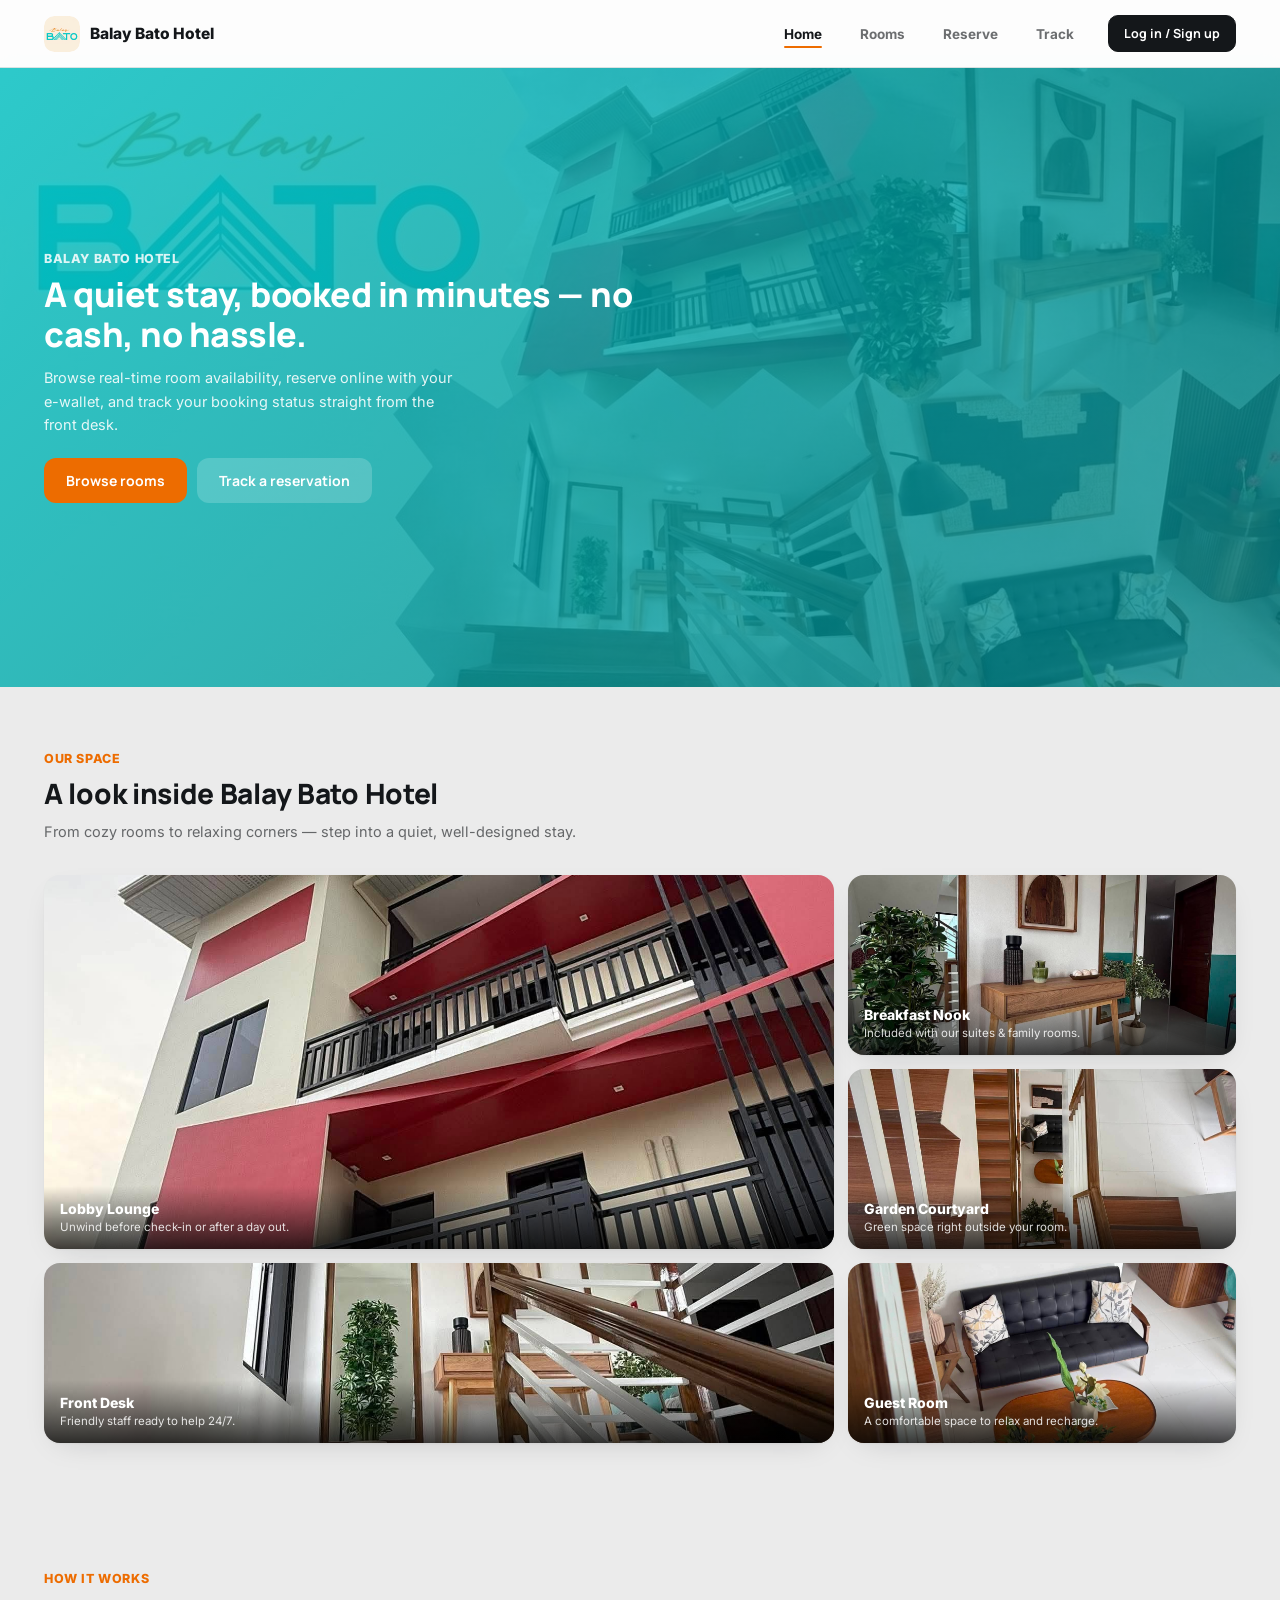
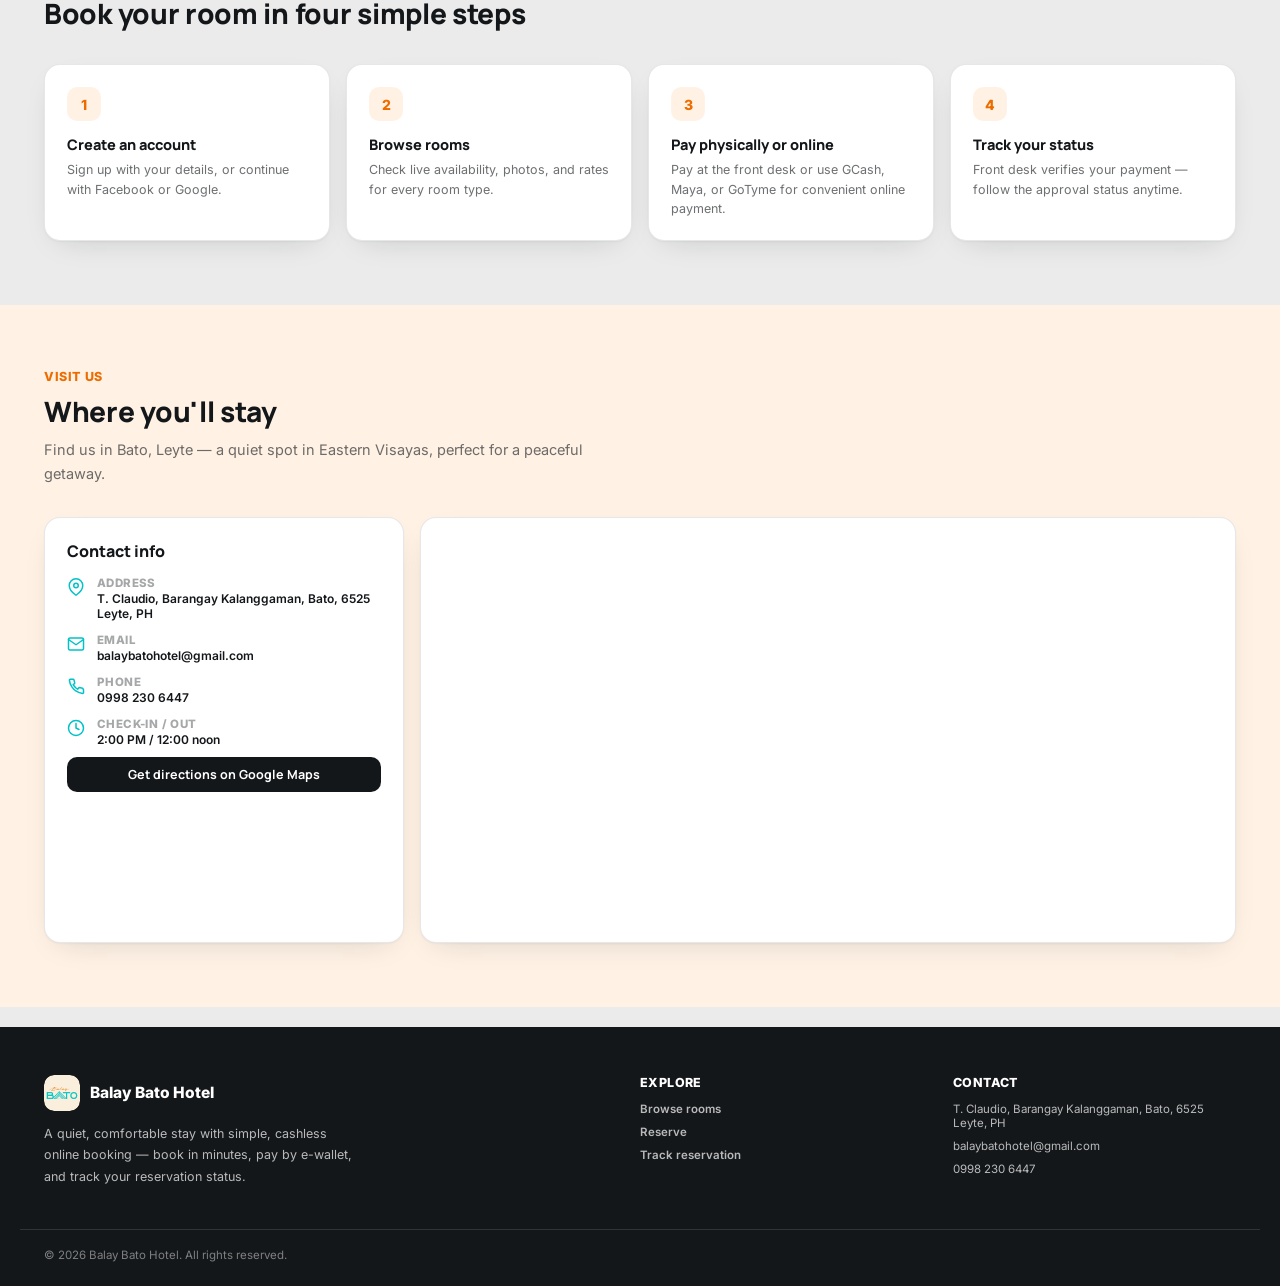
<file: index.html>
<!DOCTYPE html>
<html lang="en">
<head>
<meta charset="UTF-8">
<meta name="viewport" content="width=device-width, initial-scale=1.0">
<title>Balay Bato Hotel | Book Your Stay</title>
<link rel="icon" type="image/jpeg" href="images/app_logo.jpg">
<link rel="preconnect" href="https://fonts.googleapis.com">
<link rel="preconnect" href="https://fonts.gstatic.com" crossorigin>
<link rel="preconnect" href="https://images.unsplash.com">
<link rel="preload" as="image" href="images/cover_bbh.jpg" fetchpriority="high">
<link href="https://fonts.googleapis.com/css2?family=Manrope:wght@500;700;800&family=Inter:wght@400;500;600;700&display=swap" rel="stylesheet">
<link rel="stylesheet" href="sources/customer/customer.css">
</head>
<body>

<header>
  <div class="wrap">
    <div class="nav-row">
      <a href="#home" class="brand-row">
        <div class="brand-mark"><img src="images/app_logo.jpg" alt="Balay Bato Hotel logo"></div>
        <span class="brand-name">Balay Bato Hotel</span>
      </a>
      <nav class="nav-links">
        <a href="#home" class="active">Home</a>
        <a href="customer_rooms.html">Rooms</a>
        <a href="customer_reserve.html">Reserve</a>
        <a href="customer_track.html">Track</a>
      </nav>
      <div class="nav-actions">
        <div id="guestActions"><a href="login.html" class="btn btn-primary btn-sm login-btn" onclick="openAuth('login'); return false;"><svg class="login-icon" viewBox="0 0 24 24" fill="none" stroke="currentColor" stroke-width="2" stroke-linecap="round" stroke-linejoin="round" aria-hidden="true"><path d="M20 21a8 8 0 0 0-16 0"/><circle cx="12" cy="7" r="4"/></svg><span>Log in / Sign up</span></a></div>
        <div id="userActions" style="display:none;">
          <button type="button" class="user-chip" aria-label="Open profile menu" onclick="toggleUserMenu(event)">
            <span class="av" id="userAvatar">A</span>
            <span class="nm" id="userName">Guest</span>
          </button>
          <div class="user-menu" id="userMenu">
            <button type="button" onclick="openProfile()"><svg viewBox="0 0 24 24" aria-hidden="true"><circle cx="12" cy="8" r="4"/><path d="M4 21a8 8 0 0 1 16 0"/></svg>Profile</button>
            <button type="button" class="logout-action" onclick="logoutUser();closeUserMenu()"><svg viewBox="0 0 24 24" aria-hidden="true"><path d="M9 21H5a2 2 0 0 1-2-2V5a2 2 0 0 1 2-2h4"/><polyline points="16 17 21 12 16 7"/><line x1="21" y1="12" x2="9" y2="12"/></svg>Log out</button>
          </div>
        </div>
        <button class="hamburger" aria-label="Open navigation menu" onclick="document.getElementById('mobileMenu').classList.toggle('open');document.getElementById('mobileMenuBackdrop').classList.toggle('open')">
          <svg viewBox="0 0 24 24" fill="none" stroke="currentColor" stroke-width="2" stroke-linecap="round" stroke-linejoin="round"><line x1="3" y1="6" x2="21" y2="6"/><line x1="3" y1="12" x2="21" y2="12"/><line x1="3" y1="18" x2="21" y2="18"/></svg>
        </button>
      </div>
    </div>
    <div class="mobile-menu" id="mobileMenu">
      <button class="mobile-menu-close" aria-label="Close navigation menu" onclick="document.getElementById('mobileMenu').classList.remove('open');document.getElementById('mobileMenuBackdrop').classList.remove('open')"><svg viewBox="0 0 24 24" fill="none" stroke="currentColor" stroke-width="2" stroke-linecap="round" stroke-linejoin="round" aria-hidden="true"><line x1="18" y1="6" x2="6" y2="18"/><line x1="6" y1="6" x2="18" y2="18"/></svg></button>
      <a href="#home" class="active">Home</a>
      <a href="customer_rooms.html">Rooms</a>
      <a href="customer_reserve.html">Reserve</a>
      <a href="customer_track.html">Track</a>
    </div>
    <div class="mobile-menu-backdrop" id="mobileMenuBackdrop" onclick="document.getElementById('mobileMenu').classList.remove('open');this.classList.remove('open')"></div>
  </div>
</header>

<section class="hero" id="home">
  <div class="hero-bg"></div>
  <div class="wrap">
    <div class="hero-grid">
      <div class="hero-card">
        <div class="eyebrow" style="color:#fff;opacity:.85;">Balay Bato Hotel</div>
        <h1>A quiet stay, booked in minutes — no cash, no hassle.</h1>
        <p>Browse real-time room availability, reserve online with your e-wallet, and track your booking status straight from the front desk.</p>
        <div class="hero-btns">
          <a href="customer_rooms.html" class="btn btn-accent">Browse rooms</a>
          <a href="customer_track.html" class="btn" style="background:rgba(255,255,255,.18);color:#fff;">Track a reservation</a>
        </div>
      </div>
    </div>
  </div>
</section>

<section id="gallery">
  <div class="wrap">
    <div class="sec-head">
      <div class="eyebrow">Our space</div>
      <h2>A look inside Balay Bato Hotel</h2>
      <p>From cozy rooms to relaxing corners — step into a quiet, well-designed stay.</p>
    </div>
    <div class="gallery-grid">
      <div class="gallery-card lg" style="background-image:url('images/1.jpg');"><div class="gcap"><h4>Lobby Lounge</h4><p>Unwind before check-in or after a day out.</p></div></div>
      <div class="gallery-card" style="background-image:url('images/2.jpg');"><div class="gcap"><h4>Breakfast Nook</h4><p>Included with our suites &amp; family rooms.</p></div></div>
      <div class="gallery-card" style="background-image:url('images/3.jpg');"><div class="gcap"><h4>Garden Courtyard</h4><p>Green space right outside your room.</p></div></div>
      <div class="gallery-card wide" style="background-image:url('images/4.jpg');"><div class="gcap"><h4>Front Desk</h4><p>Friendly staff ready to help 24/7.</p></div></div>
      <div class="gallery-card" style="background-image:url('images/5.jpg');"><div class="gcap"><h4>Guest Room</h4><p>A comfortable space to relax and recharge.</p></div></div>
    </div>
  </div>
</section>

<section class="steps-section">
  <div class="wrap">
    <div class="sec-head">
      <div class="eyebrow">How it works</div>
      <h2>Book your room in four simple steps</h2>
    </div>
    <div class="steps">
      <div class="card step-card"><div class="step-num">1</div><h3>Create an account</h3><p>Sign up with your details, or continue with Facebook or Google.</p></div>
      <div class="card step-card"><div class="step-num">2</div><h3>Browse rooms</h3><p>Check live availability, photos, and rates for every room type.</p></div>
      <div class="card step-card"><div class="step-num">3</div><h3>Pay physically or online</h3><p>Pay at the front desk or use GCash, Maya, or GoTyme for convenient online payment.</p></div>
      <div class="card step-card"><div class="step-num">4</div><h3>Track your status</h3><p>Front desk verifies your payment — follow the approval status anytime.</p></div>
    </div>
  </div>
</section>

<section id="location" style="background:var(--peach);">
  <div class="wrap">
    <div class="sec-head">
      <div class="eyebrow">Visit us</div>
      <h2>Where you'll stay</h2>
      <p>Find us in Bato, Leyte — a quiet spot in Eastern Visayas, perfect for a peaceful getaway.</p>
    </div>
    <div class="loc-grid">
      <div class="card contact-card">
        <h3>Contact info</h3>
        <ul class="c-list">
          <li><svg width="18" height="18" viewBox="0 0 24 24" fill="none" stroke="currentColor" stroke-width="2" stroke-linecap="round" stroke-linejoin="round"><path d="M21 10c0 7-9 13-9 13s-9-6-9-13a9 9 0 0 1 18 0Z"/><circle cx="12" cy="10" r="3"/></svg><div><b>Address</b><span>T. Claudio, Barangay Kalanggaman, Bato, 6525 Leyte, PH</span></div></li>
          <li><svg width="18" height="18" viewBox="0 0 24 24" fill="none" stroke="currentColor" stroke-width="2" stroke-linecap="round" stroke-linejoin="round"><path d="M4 4h16c1.1 0 2 .9 2 2v12c0 1.1-.9 2-2 2H4c-1.1 0-2-.9-2-2V6c0-1.1.9-2 2-2Z"/><polyline points="22,6 12,13 2,6"/></svg><div><b>Email</b><span>balaybatohotel@gmail.com</span></div></li>
          <li><svg width="18" height="18" viewBox="0 0 24 24" fill="none" stroke="currentColor" stroke-width="2" stroke-linecap="round" stroke-linejoin="round"><path d="M22 16.92V21a1 1 0 0 1-1.09 1 19.86 19.86 0 0 1-8.63-3.07 19.5 19.5 0 0 1-6-6A19.86 19.86 0 0 1 3.21 4.09 1 1 0 0 1 4.2 3h4.09a1 1 0 0 1 1 .75l1 4a1 1 0 0 1-.29 1L8.21 10.21a16 16 0 0 0 6 6l1.46-1.79a1 1 0 0 1 1-.29l4 1a1 1 0 0 1 .75 1Z"/></svg><div><b>Phone</b><span>0998 230 6447</span></div></li>
          <li><svg width="18" height="18" viewBox="0 0 24 24" fill="none" stroke="currentColor" stroke-width="2" stroke-linecap="round" stroke-linejoin="round"><circle cx="12" cy="12" r="10"/><polyline points="12 6 12 12 16 14"/></svg><div><b>Check-in / Out</b><span>2:00 PM / 12:00 noon</span></div></li>
        </ul>
        <a href="https://maps.app.goo.gl/N9o8RworNehcCsJa6" target="_blank" rel="noopener" class="btn btn-primary btn-sm btn-block" style="margin-top:10px;">Get directions on Google Maps</a>
      </div>
      <div class="map-card card">
        <iframe
          title="Balay Bato Hotel — Bato, Leyte"
          src="https://www.google.com/maps?q=Balay%20Bato%20Hotel%2C%20T.%20Claudio%2C%20Barangay%20Kalanggaman%2C%20Bato%2C%206525%20Leyte%2C%20Philippines&output=embed"
          width="100%"
          height="100%"
          style="border:0;border-radius:inherit;"
          loading="lazy"
          allowfullscreen=""
          referrerpolicy="no-referrer-when-downgrade">
        </iframe>
      </div>
    </div>
  </div>
</section>

<footer>
  <div class="wrap foot-grid">
    <div>
      <div class="foot-brand">
        <div class="brand-mark"><img src="images/app_logo.jpg" alt="Balay Bato Hotel logo"></div>
        <span class="brand-name">Balay Bato Hotel</span>
      </div>
      <p>A quiet, comfortable stay with simple, cashless online booking — book in minutes, pay by e-wallet, and track your reservation status.</p>
    </div>
    <div><h4>Explore</h4><ul><li><a href="customer_rooms.html">Browse rooms</a></li><li><a href="customer_reserve.html">Reserve</a></li><li><a href="customer_track.html">Track reservation</a></li></ul></div>
    <div><h4>Contact</h4><ul><li>T. Claudio, Barangay Kalanggaman, Bato, 6525 Leyte, PH</li><li>balaybatohotel@gmail.com</li><li>0998 230 6447</li></ul></div>
  </div>
  <div class="wrap foot-bottom">© 2026 Balay Bato Hotel. All rights reserved.</div>
</footer>

<div class="toast" id="toast"></div>

<script src="sources/shared/database.js"></script>
<script src="sources/shared/messages.js"></script>
<script src="sources/customer/customer.js"></script>
</body>
</html>
</file>
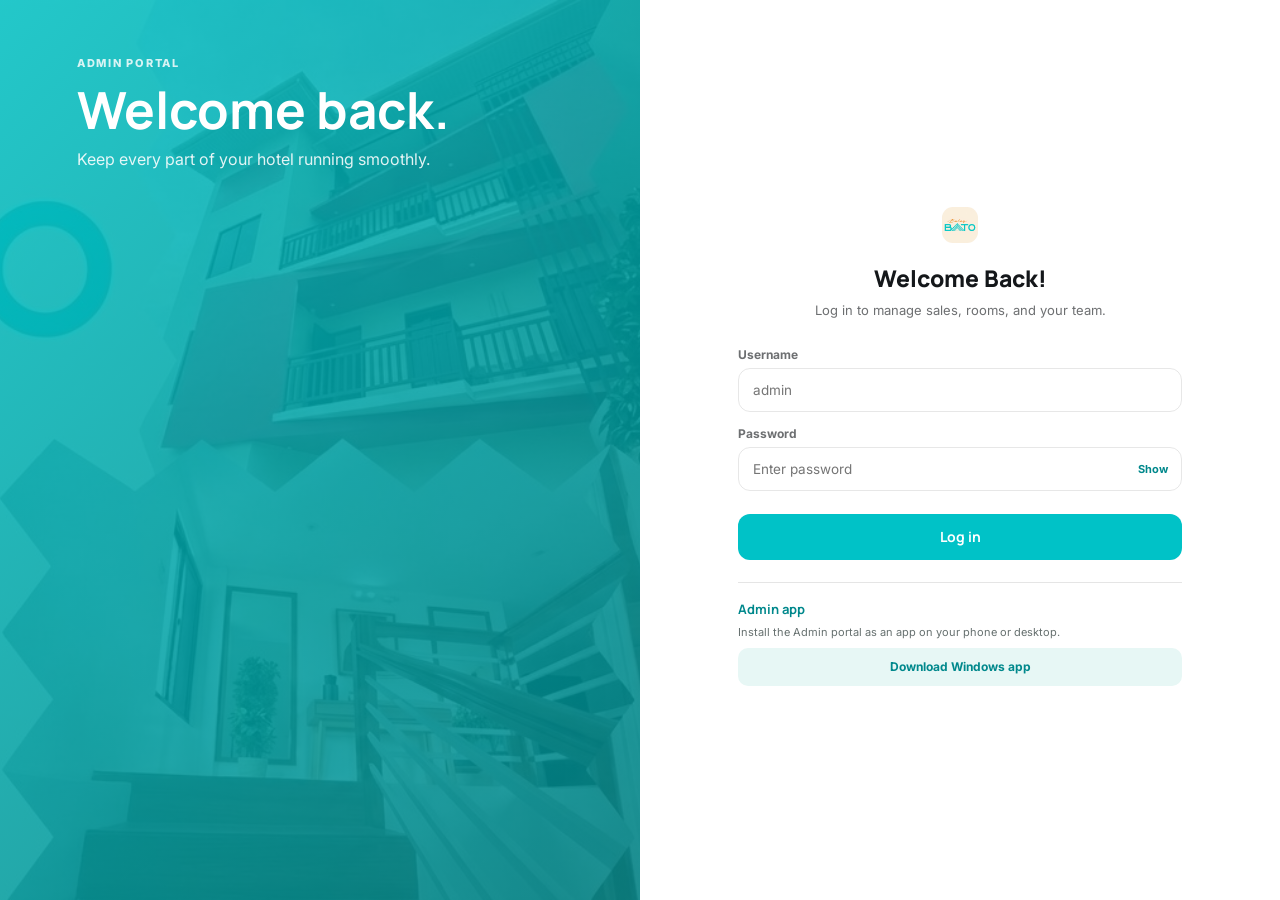
<file: admin_login.html>
<!DOCTYPE html>
<html lang="en">
<head>
  <meta charset="UTF-8">
  <meta name="viewport" content="width=device-width, initial-scale=1.0">
  <title>Balay Bato Hotel | Admin Login</title>
  <link rel="icon" type="image/jpeg" href="images/app_logo.jpg">
  <link rel="preconnect" href="https://fonts.googleapis.com">
  <link rel="preconnect" href="https://fonts.gstatic.com" crossorigin>
  <link href="https://fonts.googleapis.com/css2?family=Manrope:wght@500;700;800&family=Inter:wght@400;500;600;700&display=swap" rel="stylesheet">
  <link rel="stylesheet" href="sources/loginForm/admin_login.css">
  <link rel="manifest" href="sources/app/webmanifest.manifest">
</head>
<body>
  <main class="login-page">
    <aside class="welcome-panel" aria-label="Balay Bato Hotel admin welcome message">
      <div class="welcome-overlay">
        <div class="welcome-copy">
          <p class="welcome-eyebrow">ADMIN PORTAL</p>
          <h2>Welcome back.</h2>
          <p>Keep every part of your hotel running smoothly.</p>
        </div>
      </div>
      <div class="welcome-wave" aria-hidden="true">
        <svg viewBox="0 0 1200 90" preserveAspectRatio="none">
          <path d="M0,58 C120,5 230,90 360,48 C500,3 590,82 720,45 C860,5 950,88 1080,45 C1140,25 1175,30 1200,18 L1200,90 L0,90 Z"></path>
        </svg>
      </div>
    </aside>

    <section class="login-card" aria-labelledby="loginTitle">
      <div class="brand-mark">
        <img src="images/app_logo.jpg" alt="Balay Bato Hotel logo">
      </div>

      <div class="login-heading">
        <h1 id="loginTitle">Welcome Back!</h1>
        <p>Log in to manage sales, rooms, and your team.</p>
      </div>

      <form id="adminLoginForm" novalidate>
        <div class="field">
          <label for="username">Username</label>
          <input type="text" id="username" name="username" placeholder="admin" autocomplete="username" required>
        </div>

        <div class="field">
          <label for="password">Password</label>
          <div class="password-wrap">
            <input type="password" id="password" name="password" placeholder="Enter password" autocomplete="current-password" required>
            <button type="button" class="show-password" id="showPassword" aria-label="Show password">Show</button>
          </div>
        </div>

        <p class="login-message" id="loginMessage" role="alert" aria-live="polite"></p>
        <button type="submit" class="login-button">Log in</button>
      </form>

      <div class="app-install-card" aria-label="Install Balay Bato Admin">
        <strong>Admin app</strong>
        <span>Install the Admin portal as an app on your phone or desktop.</span>
        <button type="button" class="app-install-button" data-mobile-install hidden>Install app</button>
        <button type="button" class="app-install-button" data-windows-install hidden>Download Windows app</button>
        <small data-install-status></small>
      </div>
    </section>
  </main>

  <script src="sources/app/app.js"></script>
  <script src="sources/loginForm/admin_login.js"></script>
</body>
</html>
</file>
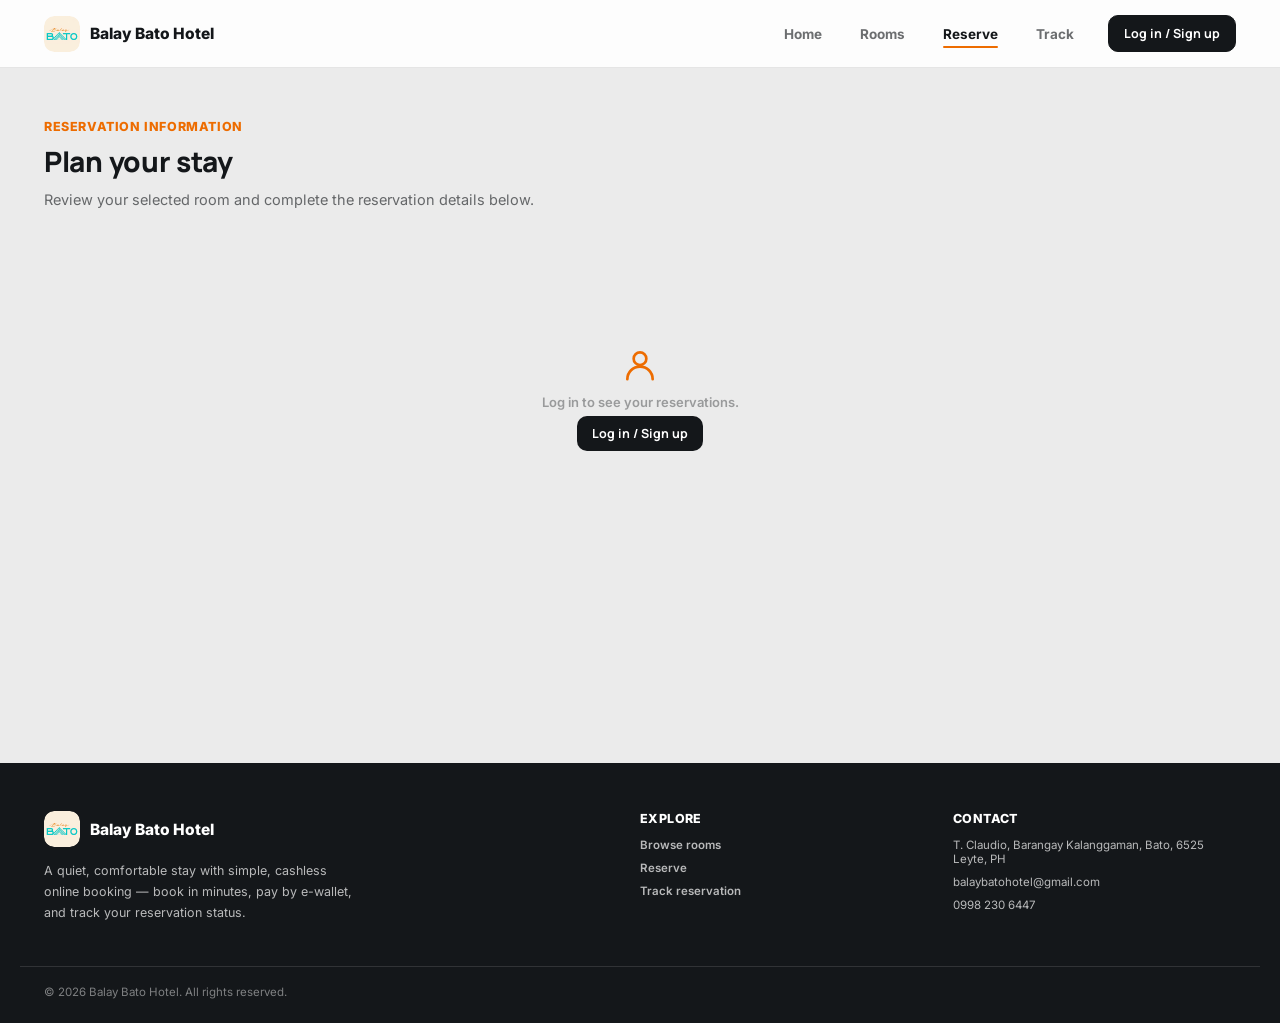
<file: customer_reserve.html>
<!DOCTYPE html>
<html lang="en">

<head>
  <meta charset="UTF-8">
  <meta name="viewport" content="width=device-width, initial-scale=1.0">
  <title>Balay Bato Hotel | Reserve Your Stay</title>
  <link rel="icon" type="image/jpeg" href="images/app_logo.jpg">
  <link rel="preconnect" href="https://fonts.googleapis.com">
  <link rel="preconnect" href="https://fonts.gstatic.com" crossorigin>
  <link
    href="https://fonts.googleapis.com/css2?family=Manrope:wght@500;700;800&family=Inter:wght@400;500;600;700&display=swap"
    rel="stylesheet">
  <link rel="stylesheet" href="sources/customer/customer.css">
</head>

<body>

  <header>
    <div class="wrap">
      <div class="nav-row">
        <a href="index.html#home" class="brand-row">
          <div class="brand-mark"><img src="images/app_logo.jpg" alt="Balay Bato Hotel logo"></div>
          <span class="brand-name">Balay Bato Hotel</span>
        </a>
        <nav class="nav-links">
          <a href="index.html">Home</a>
          <a href="customer_rooms.html">Rooms</a>
          <a href="#reserve" class="active">Reserve</a>
          <a href="customer_track.html">Track</a>
        </nav>
        <div class="nav-actions">
          <div id="guestActions"><button class="btn btn-primary btn-sm login-btn" onclick="openAuth('login')"><svg
                class="login-icon" viewBox="0 0 24 24" fill="none" stroke="currentColor" stroke-width="2"
                stroke-linecap="round" stroke-linejoin="round" aria-hidden="true">
                <path d="M20 21a8 8 0 0 0-16 0" />
                <circle cx="12" cy="7" r="4" />
              </svg><span>Log in / Sign up</span></button></div>
          <div id="userActions" style="display:none;">
            <button type="button" class="user-chip" aria-label="Open profile menu" onclick="toggleUserMenu(event)">
              <span class="av" id="userAvatar">A</span>
              <span class="nm" id="userName">Guest</span>
            </button>
            <div class="user-menu" id="userMenu">
              <button type="button" onclick="openProfile()"><svg viewBox="0 0 24 24" aria-hidden="true"><circle cx="12" cy="8" r="4"/><path d="M4 21a8 8 0 0 1 16 0"/></svg>Profile</button>
              <button type="button" class="logout-action" onclick="logoutUser();closeUserMenu()"><svg viewBox="0 0 24 24" aria-hidden="true"><path d="M9 21H5a2 2 0 0 1-2-2V5a2 2 0 0 1 2-2h4"/><polyline points="16 17 21 12 16 7"/><line x1="21" y1="12" x2="9" y2="12"/></svg>Log out</button>
            </div>
          </div>
          <button class="hamburger" aria-label="Open navigation menu"
            onclick="document.getElementById('mobileMenu').classList.toggle('open');document.getElementById('mobileMenuBackdrop').classList.toggle('open')">
            <svg viewBox="0 0 24 24" fill="none" stroke="currentColor" stroke-width="2" stroke-linecap="round"
              stroke-linejoin="round">
              <line x1="3" y1="6" x2="21" y2="6" />
              <line x1="3" y1="12" x2="21" y2="12" />
              <line x1="3" y1="18" x2="21" y2="18" />
            </svg>
          </button>
        </div>
      </div>
      <div class="mobile-menu" id="mobileMenu">
        <button class="mobile-menu-close" aria-label="Close navigation menu"
          onclick="document.getElementById('mobileMenu').classList.remove('open');document.getElementById('mobileMenuBackdrop').classList.remove('open')">
          <svg viewBox="0 0 24 24" fill="none" stroke="currentColor" stroke-width="2" stroke-linecap="round"
            stroke-linejoin="round" aria-hidden="true">
            <line x1="18" y1="6" x2="6" y2="18" />
            <line x1="6" y1="6" x2="18" y2="18" />
          </svg>
        </button>
        <a href="index.html#home">Home</a>
        <a href="customer_rooms.html">Rooms</a>
        <a href="#reserve" class="active">Reserve</a>
        <a href="customer_track.html">Track</a>
      </div>
      <div class="mobile-menu-backdrop" id="mobileMenuBackdrop"
        onclick="document.getElementById('mobileMenu').classList.remove('open');this.classList.remove('open')"></div>
    </div>
  </header>

  <main>
    <section id="reserve" class="reservation-section">
      <div class="wrap">
        <div class="sec-head">
          <div class="eyebrow">Reservation information</div>
          <h2>Plan your stay</h2>
          <p>Review your selected room and complete the reservation details below.</p>
        </div>
        <div class="reservation-layout">
          <aside class="card selected-room-card" id="selectedRoomPanel">
            <div class="selected-room-empty">
              <div class="step-num" aria-hidden="true"><svg width="18" height="18" viewBox="0 0 24 24" fill="none"
                  stroke="currentColor" stroke-width="2" stroke-linecap="round" stroke-linejoin="round">
                  <path d="M3 18v-5a2 2 0 0 1 2-2h14a2 2 0 0 1 2 2v5" />
                  <path d="M3 16h18" />
                  <path d="M5 11V8a2 2 0 0 1 2-2h3a2 2 0 0 1 2 2v3" />
                  <path d="M3 18v2M21 18v2" />
                </svg></div>
              <h3>Choose a room</h3>
              <p>Select an available room from the <a href="customer_rooms.html">Rooms page</a> to see it here.</p><a
                class="btn btn-outline btn-block" href="customer_rooms.html">Browse available rooms</a>
            </div>
          </aside>
          <div class="card reservation-form-card" id="reservationFormCard" style="display:none;">
            <div id="reservationLoginNotice" class="reservation-notice" style="display:none;">Please <button
                type="button" class="text-btn" onclick="openAuth('login')">log in or sign up</button> before submitting
              a reservation.</div>
            <form id="reservationForm" autocomplete="off" onsubmit="return submitMainReservation(event)">
              <h3>Your information</h3>
              <p class="sub">Tell us who will be staying and when.</p>
              <div class="field-row">
                <div class="field"><label>Full name</label><input id="mainName" type="text" autocomplete="off" placeholder="Juan Luna" required></div>
                <div class="field"><label>Contact number</label><input id="mainContact" type="tel"
                    placeholder="09xx xxx xxxx" autocomplete="off" required></div>
              </div>
              <div class="field"><label>Email address</label><input id="mainEmail" type="email" autocomplete="off" placeholder="juanluna@gmail.com" required></div>
              <div class="field-row">
                <div class="field"><label>Check-in date</label><input id="mainIn" type="date" required></div>
                <div class="field"><label>Check-out date</label><input id="mainOut" type="date" required></div>
              </div>
              <div class="field-row">
                <div class="field"><label>Check-in time</label><input id="mainTime" type="time" value="14:00" required>
                </div>
                <div class="field"><label>Number of guests</label><input id="mainGuests" type="number" min="1" value="2"
                    required></div>
              </div>
              <div class="stay-summary"><span>Number of nights</span><strong id="mainNights">.....</strong></div>
              <h3 class="payment-heading">Payment option</h3>
              <div class="payment-choice"><label><input type="radio" name="paymentMethod" value="hotel" checked> Pay at
                  the hotel <small>Pay when you arrive at the front desk.</small></label><label><input type="radio"
                    name="paymentMethod" value="online"> Pay online <small>Pay by e-wallet after submitting your
                    reservation.</small></label></div>
              <div id="onlinePaymentFields" class="online-payment-fields" style="display:none;">
                <p style="font-size:12px;color:var(--ink-soft);margin:0 0 12px;">Send your payment to the hotel e-wallet
                  account, then enter the reference number below.</p>
                <div class="field"><label>E-wallet</label><select id="mainWallet">
                    <option>GCash</option>
                    <option>Maya</option>
                    <option>GoTyme</option>
                  </select></div>
                <div class="wallet-number-highlight" aria-live="polite">
                  <span id="mainWalletLabel">GCash number</span>
                  <strong id="mainWalletNumber">0917 000 1234</strong>
                </div>
                <div class="field"><label>Payment reference number</label><input id="mainRef" type="text"
                    placeholder="Enter after payment"></div>
                <div class="field"><label>Proof of payment</label><input id="mainProof" class="proof-file-input" type="file" accept="image/*">
                </div>
              </div>
              <div class="main-total"><span>Estimated total</span><strong id="mainTotal">.....</strong></div><button
                type="submit" class="btn btn-accent btn-block">Submit reservation</button>
            </form>
          </div>
        </div>
        <div class="bento" style="display:none;">
          <div class="card" style="padding:20px;">
            <div class="step-num" style="background:var(--teal-dim);color:#00888c;"><svg width="17" height="17"
                viewBox="0 0 24 24" fill="none" stroke="currentColor" stroke-width="2" stroke-linecap="round"
                stroke-linejoin="round">
                <rect x="2" y="5" width="20" height="14" rx="2" />
                <line x1="2" y1="10" x2="22" y2="10" />
              </svg></div>
            <h3 style="font-size:14.5px;font-weight:800;margin:0 0 6px;">GCash, Maya &amp; GoTyme</h3>
            <p style="font-size:12.5px;color:var(--ink-soft);margin:0;">Choose the e-wallet you already use — no cards
              or bank transfer needed.</p>
          </div>
          <div class="card" style="padding:20px;">
            <div class="step-num" style="background:var(--teal-dim);color:#00888c;"><svg width="17" height="17"
                viewBox="0 0 24 24" fill="none" stroke="currentColor" stroke-width="2" stroke-linecap="round"
                stroke-linejoin="round">
                <path d="M12 20h9" />
                <path d="M16.5 3.5a2.1 2.1 0 0 1 3 3L7 19l-4 1 1-4Z" />
              </svg></div>
            <h3 style="font-size:14.5px;font-weight:800;margin:0 0 6px;">Reference number required</h3>
            <p style="font-size:12.5px;color:var(--ink-soft);margin:0;">We ask for your transaction reference number as
              proof — no cash accepted on-site for online bookings.</p>
          </div>
          <div class="card" style="padding:20px;">
            <div class="step-num" style="background:var(--teal-dim);color:#00888c;"><svg width="17" height="17"
                viewBox="0 0 24 24" fill="none" stroke="currentColor" stroke-width="2" stroke-linecap="round"
                stroke-linejoin="round">
                <circle cx="12" cy="12" r="10" />
                <polyline points="12 6 12 12 16 14" />
              </svg></div>
            <h3 style="font-size:14.5px;font-weight:800;margin:0 0 6px;">Fast verification</h3>
            <p style="font-size:12.5px;color:var(--ink-soft);margin:0;">Our front desk typically confirms payments
              within a few hours.</p>
          </div>
        </div>
      </div>
    </section>
  </main>

  <footer>
    <div class="wrap foot-grid">
      <div>
        <div class="foot-brand">
          <div class="brand-mark"><img src="images/app_logo.jpg" alt="Balay Bato Hotel logo"></div>
          <span class="brand-name">Balay Bato Hotel</span>
        </div>
        <p>A quiet, comfortable stay with simple, cashless online booking — book in minutes, pay by e-wallet, and track
          your reservation status.</p>
      </div>
      <div>
        <h4>Explore</h4>
        <ul>
          <li><a href="customer_rooms.html">Browse rooms</a></li>
          <li><a href="customer_reserve.html">Reserve</a></li>
          <li><a href="customer_track.html">Track reservation</a></li>
        </ul>
      </div>
      <div>
        <h4>Contact</h4>
        <ul>
          <li>T. Claudio, Barangay Kalanggaman, Bato, 6525 Leyte, PH</li>
          <li>balaybatohotel@gmail.com</li>
          <li>0998 230 6447</li>
        </ul>
      </div>
    </div>
    <div class="wrap foot-bottom">© 2026 Balay Bato Hotel. All rights reserved.</div>
  </footer>

  <div class="modal-overlay" id="authOverlay">
    <div class="modal">
      <button class="modal-close" onclick="closeModal('authOverlay')"><svg viewBox="0 0 24 24" fill="none"
          stroke="currentColor" stroke-width="2" stroke-linecap="round" stroke-linejoin="round">
          <line x1="18" y1="6" x2="6" y2="18" />
          <line x1="6" y1="6" x2="18" y2="18" />
        </svg></button>
      <h3>Welcome to Balay Bato</h3>
      <p class="sub" id="authSub">Log in or create an account to reserve a room.</p>
      <div class="tab-row">
        <button class="tab-btn active" id="tabLogin" onclick="switchAuthTab('login')">Log in</button>
        <button class="tab-btn" id="tabSignup" onclick="switchAuthTab('signup')">Sign up</button>
      </div>

      <form id="loginForm" onsubmit="return handleLogin(event)">
        <div class="field"><label>Email</label><input type="email" id="liEmail" placeholder="you@email.com" required>
        </div>
        <div class="field"><label>Password</label><input type="password" id="liPass" placeholder="••••••••" required>
        </div>
        <button type="submit" class="btn btn-primary btn-block">Log in</button>
      </form>

      <form id="signupForm" style="display:none;" onsubmit="return handleSignup(event)">
        <div class="field"><label>Full name</label><input type="text" id="suName" placeholder="Juan Dela Cruz" required>
        </div>
        <div class="field"><label>Email</label><input type="email" id="suEmail" placeholder="you@email.com" required>
        </div>
        <div class="field"><label>Phone</label><input type="tel" id="suPhone" placeholder="09xx xxx xxxx" required>
        </div>
        <div class="field"><label>Password</label><input type="password" id="suPass" placeholder="••••••••" required>
        </div>
        <button type="submit" class="btn btn-primary btn-block">Create account</button>
      </form>

      <div class="or-row">or continue with</div>
      <button class="social-btn" onclick="socialLogin('Facebook')">
        <svg viewBox="0 0 24 24" fill="#1877F2">
          <path
            d="M22 12.06C22 6.5 17.52 2 12 2S2 6.5 2 12.06c0 5 3.66 9.15 8.44 9.94v-7.03H7.9v-2.91h2.54V9.85c0-2.5 1.49-3.89 3.77-3.89 1.09 0 2.23.2 2.23.2v2.46h-1.26c-1.24 0-1.63.77-1.63 1.56v1.88h2.78l-.44 2.91h-2.34V22c4.78-.79 8.44-4.94 8.44-9.94Z" />
        </svg>
        Continue with Facebook
      </button>
      <button class="social-btn" onclick="socialLogin('Google')">
        <svg viewBox="0 0 24 24">
          <path fill="#4285F4"
            d="M22.56 12.25c0-.78-.07-1.53-.2-2.25H12v4.26h5.92a5.06 5.06 0 0 1-2.2 3.32v2.77h3.57c2.08-1.92 3.28-4.74 3.28-8.1Z" />
          <path fill="#34A853"
            d="M12 23c2.97 0 5.46-.98 7.28-2.66l-3.57-2.77c-.99.66-2.26 1.06-3.71 1.06-2.86 0-5.29-1.93-6.16-4.53H2.18v2.85A11 11 0 0 0 12 23Z" />
          <path fill="#FBBC05" d="M5.84 14.1a6.6 6.6 0 0 1 0-4.2V7.05H2.18a11 11 0 0 0 0 9.9l3.66-2.85Z" />
          <path fill="#EA4335"
            d="M12 5.38c1.62 0 3.06.56 4.21 1.64l3.15-3.15C17.45 2.09 14.97 1 12 1a11 11 0 0 0-9.82 6.05l3.66 2.85C6.71 7.3 9.14 5.38 12 5.38Z" />
        </svg>
        Continue with Google
      </button>
    </div>
  </div>

  <div class="modal-overlay" id="reserveOverlay">
    <div class="modal">
      <button class="modal-close" onclick="closeModal('reserveOverlay')"><svg viewBox="0 0 24 24" fill="none"
          stroke="currentColor" stroke-width="2" stroke-linecap="round" stroke-linejoin="round">
          <line x1="18" y1="6" x2="6" y2="18" />
          <line x1="6" y1="6" x2="18" y2="18" />
        </svg></button>

      <div id="reserveStep1">
        <h3 id="resRoomTitle">Reserve room</h3>
        <p class="sub">Fill in your stay details.</p>
        <form onsubmit="return goToPayment(event)">
          <div class="field-row">
            <div class="field"><label>Check-in</label><input type="date" id="resIn" required></div>
            <div class="field"><label>Check-out</label><input type="date" id="resOut" required></div>
          </div>
          <div class="field"><label>Guests</label><input type="number" id="resGuests" min="1" value="2" required></div>
          <div class="field"><label>Contact number</label><input type="tel" id="resContact" placeholder="09xx xxx xxxx"
              required></div>
          <button type="submit" class="btn btn-primary btn-block">Continue to payment</button>
        </form>
      </div>

      <div id="reserveStep2" style="display:none;">
        <h3>Pay with e-wallet</h3>
        <p class="sub">Send payment to the account below, then confirm your reference number.</p>
        <div class="wallet-grid" id="walletGrid">
          <button type="button" class="wallet-opt on" data-w="GCash">GCash</button>
          <button type="button" class="wallet-opt" data-w="Maya">Maya</button>
          <button type="button" class="wallet-opt" data-w="GoTyme">GoTyme</button>
          <button type="button" class="wallet-opt" data-w="PayMaya QR">Bank QR</button>
        </div>
        <div class="pay-info">
          <b>Balay Bato Hotel — <span id="walletName">GCash</span></b>
          Send to 0917 000 1234 · Ref: your name + room number
        </div>
        <form onsubmit="return submitReservation(event)">
          <div class="field"><label>Payment reference number</label><input type="text" id="resRef"
              placeholder="e.g. 0123456789012" required></div>
          <div class="field">
            <label>Upload proof of payment (screenshot)</label>
            <label class="file-drop" id="fileDrop">
              <span id="fileDropText">Tap to upload image</span>
              <input type="file" accept="image/*" style="display:none" onchange="handleProof(event)">
            </label>
          </div>
          <div class="summary-row"><span>Room</span><span id="sumRoom">—</span></div>
          <div class="summary-row"><span>Nights</span><span id="sumNights">—</span></div>
          <div class="summary-row"><span>Total</span><span id="sumTotal">—</span></div>
          <button type="submit" class="btn btn-accent btn-block" style="margin-top:14px;">Submit reservation</button>
        </form>
      </div>
    </div>
  </div>

  <div class="toast" id="toast"></div>

  <script>
    // Login and sign-up are handled by login.html now; remove the old inline auth modal.
    var legacyAuthModal = document.getElementById('authOverlay');
    if (legacyAuthModal) legacyAuthModal.remove();
  </script>
  <script src="sources/shared/database.js"></script>
  <script src="sources/shared/messages.js"></script>
  <script src="sources/customer/customer.js"></script>
</body>

</html>
</file>
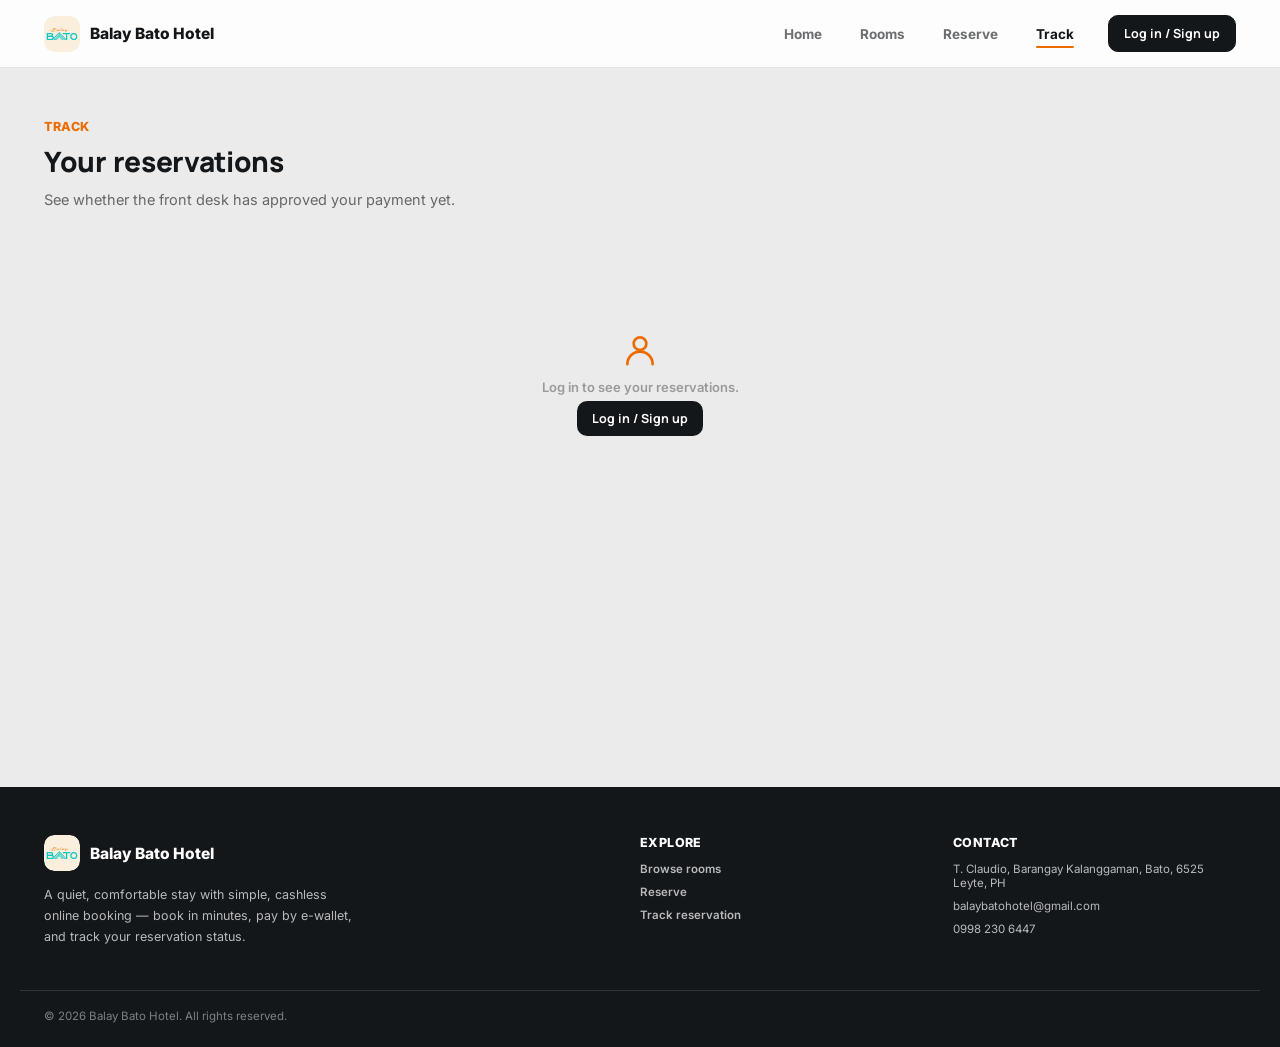
<file: customer_track.html>
<!DOCTYPE html>
<html lang="en">
<head>
<meta charset="UTF-8">
<meta name="viewport" content="width=device-width, initial-scale=1.0">
<title>Balay Bato Hotel | Track Reservations</title>
<link rel="icon" type="image/jpeg" href="images/app_logo.jpg">
<link rel="preconnect" href="https://fonts.googleapis.com">
<link rel="preconnect" href="https://fonts.gstatic.com" crossorigin>
<link href="https://fonts.googleapis.com/css2?family=Manrope:wght@500;700;800&family=Inter:wght@400;500;600;700&display=swap" rel="stylesheet">
<link rel="stylesheet" href="sources/customer/customer.css">
</head>
<body>

<header>
  <div class="wrap">
    <div class="nav-row">
      <a href="index.html#home" class="brand-row">
        <div class="brand-mark"><img src="images/app_logo.jpg" alt="Balay Bato Hotel logo"></div>
        <span class="brand-name">Balay Bato Hotel</span>
      </a>
      <nav class="nav-links">
        <a href="index.html#home">Home</a>
        <a href="customer_rooms.html">Rooms</a>
        <a href="customer_reserve.html">Reserve</a>
        <a href="#track" class="active">Track</a>
      </nav>
      <div class="nav-actions">
        <div id="guestActions"><button class="btn btn-primary btn-sm login-btn" onclick="openAuth('login')"><svg class="login-icon" viewBox="0 0 24 24" fill="none" stroke="currentColor" stroke-width="2" stroke-linecap="round" stroke-linejoin="round" aria-hidden="true"><path d="M20 21a8 8 0 0 0-16 0"/><circle cx="12" cy="7" r="4"/></svg><span>Log in / Sign up</span></button></div>
        <div id="userActions" style="display:none;">
          <button type="button" class="user-chip" aria-label="Open profile menu" onclick="toggleUserMenu(event)">
            <span class="av" id="userAvatar">A</span>
            <span class="nm" id="userName">Guest</span>
          </button>
          <div class="user-menu" id="userMenu">
            <button type="button" onclick="openProfile()"><svg viewBox="0 0 24 24" aria-hidden="true"><circle cx="12" cy="8" r="4"/><path d="M4 21a8 8 0 0 1 16 0"/></svg>Profile</button>
            <button type="button" class="logout-action" onclick="logoutUser();closeUserMenu()"><svg viewBox="0 0 24 24" aria-hidden="true"><path d="M9 21H5a2 2 0 0 1-2-2V5a2 2 0 0 1 2-2h4"/><polyline points="16 17 21 12 16 7"/><line x1="21" y1="12" x2="9" y2="12"/></svg>Log out</button>
          </div>
        </div>
        <button class="hamburger" aria-label="Open navigation menu" onclick="document.getElementById('mobileMenu').classList.toggle('open');document.getElementById('mobileMenuBackdrop').classList.toggle('open')">
          <svg viewBox="0 0 24 24" fill="none" stroke="currentColor" stroke-width="2" stroke-linecap="round" stroke-linejoin="round"><line x1="3" y1="6" x2="21" y2="6"/><line x1="3" y1="12" x2="21" y2="12"/><line x1="3" y1="18" x2="21" y2="18"/></svg>
        </button>
      </div>
    </div>
    <div class="mobile-menu" id="mobileMenu">
      <button class="mobile-menu-close" aria-label="Close navigation menu" onclick="document.getElementById('mobileMenu').classList.remove('open');document.getElementById('mobileMenuBackdrop').classList.remove('open')"><svg viewBox="0 0 24 24" fill="none" stroke="currentColor" stroke-width="2" stroke-linecap="round" stroke-linejoin="round" aria-hidden="true"><line x1="18" y1="6" x2="6" y2="18"/><line x1="6" y1="6" x2="18" y2="18"/></svg></button>
      <a href="index.html#home">Home</a>
      <a href="customer_rooms.html">Rooms</a>
      <a href="customer_reserve.html">Reserve</a>
      <a href="#track" class="active">Track</a>
    </div>
    <div class="mobile-menu-backdrop" id="mobileMenuBackdrop" onclick="document.getElementById('mobileMenu').classList.remove('open');this.classList.remove('open')"></div>
  </div>
</header>

<main>
<section id="track" style="padding-top:52px;">
  <div class="wrap">
    <div class="sec-head">
      <div class="eyebrow">Track</div>
      <h2>Your reservations</h2>
      <p>See whether the front desk has approved your payment yet.</p>
    </div>
    <div id="trackList"></div>
  </div>
</section>
</main>

<footer>
  <div class="wrap foot-grid">
    <div>
      <div class="foot-brand">
        <div class="brand-mark"><img src="images/app_logo.jpg" alt="Balay Bato Hotel logo"></div>
        <span class="brand-name">Balay Bato Hotel</span>
      </div>
      <p>A quiet, comfortable stay with simple, cashless online booking — book in minutes, pay by e-wallet, and track your reservation status.</p>
    </div>
    <div><h4>Explore</h4><ul><li><a href="customer_rooms.html">Browse rooms</a></li><li><a href="index.html#reserve">Reserve</a></li><li><a href="customer_track.html">Track reservation</a></li></ul></div>
    <div><h4>Contact</h4><ul><li>T. Claudio, Barangay Kalanggaman, Bato, 6525 Leyte, PH</li><li>balaybatohotel@gmail.com</li><li>0998 230 6447</li></ul></div>
  </div>
  <div class="wrap foot-bottom">© 2026 Balay Bato Hotel. All rights reserved.</div>
</footer>

<div class="modal-overlay" id="authOverlay">
  <div class="modal">
    <button class="modal-close" onclick="closeModal('authOverlay')"><svg viewBox="0 0 24 24" fill="none" stroke="currentColor" stroke-width="2" stroke-linecap="round" stroke-linejoin="round"><line x1="18" y1="6" x2="6" y2="18"/><line x1="6" y1="6" x2="18" y2="18"/></svg></button>
    <h3>Welcome to Balay Bato</h3>
    <p class="sub" id="authSub">Log in or create an account to reserve a room.</p>
    <div class="tab-row">
      <button class="tab-btn active" id="tabLogin" onclick="switchAuthTab('login')">Log in</button>
      <button class="tab-btn" id="tabSignup" onclick="switchAuthTab('signup')">Sign up</button>
    </div>

    <form id="loginForm" onsubmit="return handleLogin(event)">
      <div class="field"><label>Email</label><input type="email" id="liEmail" placeholder="you@email.com" required></div>
      <div class="field"><label>Password</label><input type="password" id="liPass" placeholder="••••••••" required></div>
      <button type="submit" class="btn btn-primary btn-block">Log in</button>
    </form>

    <form id="signupForm" style="display:none;" onsubmit="return handleSignup(event)">
      <div class="field"><label>Full name</label><input type="text" id="suName" placeholder="Juan Dela Cruz" required></div>
      <div class="field"><label>Email</label><input type="email" id="suEmail" placeholder="you@email.com" required></div>
      <div class="field"><label>Phone</label><input type="tel" id="suPhone" placeholder="09xx xxx xxxx" required></div>
      <div class="field"><label>Password</label><input type="password" id="suPass" placeholder="••••••••" required></div>
      <button type="submit" class="btn btn-primary btn-block">Create account</button>
    </form>

    <div class="or-row">or continue with</div>
    <button class="social-btn" onclick="socialLogin('Facebook')">
      <svg viewBox="0 0 24 24" fill="#1877F2"><path d="M22 12.06C22 6.5 17.52 2 12 2S2 6.5 2 12.06c0 5 3.66 9.15 8.44 9.94v-7.03H7.9v-2.91h2.54V9.85c0-2.5 1.49-3.89 3.77-3.89 1.09 0 2.23.2 2.23.2v2.46h-1.26c-1.24 0-1.63.77-1.63 1.56v1.88h2.78l-.44 2.91h-2.34V22c4.78-.79 8.44-4.94 8.44-9.94Z"/></svg>
      Continue with Facebook
    </button>
    <button class="social-btn" onclick="socialLogin('Google')">
      <svg viewBox="0 0 24 24"><path fill="#4285F4" d="M22.56 12.25c0-.78-.07-1.53-.2-2.25H12v4.26h5.92a5.06 5.06 0 0 1-2.2 3.32v2.77h3.57c2.08-1.92 3.28-4.74 3.28-8.1Z"/><path fill="#34A853" d="M12 23c2.97 0 5.46-.98 7.28-2.66l-3.57-2.77c-.99.66-2.26 1.06-3.71 1.06-2.86 0-5.29-1.93-6.16-4.53H2.18v2.85A11 11 0 0 0 12 23Z"/><path fill="#FBBC05" d="M5.84 14.1a6.6 6.6 0 0 1 0-4.2V7.05H2.18a11 11 0 0 0 0 9.9l3.66-2.85Z"/><path fill="#EA4335" d="M12 5.38c1.62 0 3.06.56 4.21 1.64l3.15-3.15C17.45 2.09 14.97 1 12 1a11 11 0 0 0-9.82 6.05l3.66 2.85C6.71 7.3 9.14 5.38 12 5.38Z"/></svg>
      Continue with Google
    </button>
  </div>
</div>

<div class="modal-overlay" id="reserveOverlay">
  <div class="modal">
    <button class="modal-close" onclick="closeModal('reserveOverlay')"><svg viewBox="0 0 24 24" fill="none" stroke="currentColor" stroke-width="2" stroke-linecap="round" stroke-linejoin="round"><line x1="18" y1="6" x2="6" y2="18"/><line x1="6" y1="6" x2="18" y2="18"/></svg></button>

    <div id="reserveStep1">
      <h3 id="resRoomTitle">Reserve room</h3>
      <p class="sub">Fill in your stay details.</p>
      <form onsubmit="return goToPayment(event)">
        <div class="field-row">
          <div class="field"><label>Check-in</label><input type="date" id="resIn" required></div>
          <div class="field"><label>Check-out</label><input type="date" id="resOut" required></div>
        </div>
        <div class="field"><label>Guests</label><input type="number" id="resGuests" min="1" value="2" required></div>
        <div class="field"><label>Contact number</label><input type="tel" id="resContact" placeholder="09xx xxx xxxx" required></div>
        <button type="submit" class="btn btn-primary btn-block">Continue to payment</button>
      </form>
    </div>

    <div id="reserveStep2" style="display:none;">
      <h3>Pay with e-wallet</h3>
      <p class="sub">Send payment to the account below, then confirm your reference number.</p>
      <div class="wallet-grid" id="walletGrid">
        <button type="button" class="wallet-opt on" data-w="GCash">GCash</button>
        <button type="button" class="wallet-opt" data-w="Maya">Maya</button>
        <button type="button" class="wallet-opt" data-w="GoTyme">GoTyme</button>
        <button type="button" class="wallet-opt" data-w="PayMaya QR">Bank QR</button>
      </div>
      <div class="pay-info">
        <b>Balay Bato Hotel — <span id="walletName">GCash</span></b>
        Send to 0917 000 1234 · Ref: your name + room number
      </div>
      <form onsubmit="return submitReservation(event)">
        <div class="field"><label>Payment reference number</label><input type="text" id="resRef" placeholder="e.g. 0123456789012" required></div>
        <div class="field">
          <label>Upload proof of payment (screenshot)</label>
          <label class="file-drop" id="fileDrop">
            <span id="fileDropText">Tap to upload image</span>
            <input type="file" accept="image/*" style="display:none" onchange="handleProof(event)">
          </label>
        </div>
        <div class="summary-row"><span>Room</span><span id="sumRoom">—</span></div>
        <div class="summary-row"><span>Nights</span><span id="sumNights">—</span></div>
        <div class="summary-row"><span>Total</span><span id="sumTotal">—</span></div>
        <button type="submit" class="btn btn-accent btn-block" style="margin-top:14px;">Submit reservation</button>
      </form>
    </div>
  </div>
</div>

<div class="modal-overlay" id="detailsOverlay">
  <div class="modal reservation-details-modal">
    <button class="modal-close" type="button" onclick="closeModal('detailsOverlay')" aria-label="Close details"><svg viewBox="0 0 24 24" fill="none" stroke="currentColor" stroke-width="2" stroke-linecap="round" stroke-linejoin="round"><line x1="18" y1="6" x2="6" y2="18"/><line x1="6" y1="6" x2="18" y2="18"/></svg></button>
    <h3>Reservation details</h3>
    <p class="sub">Review the room and personal information you submitted.</p>
    <div class="details-group">
      <div class="details-group-title">Room details</div>
      <div class="details-row"><span>Room</span><strong id="detailRoom">.....</strong></div>
      <div class="details-row"><span>Stay</span><strong id="detailDates">.....</strong></div>
      <div class="details-row"><span>Check-in time</span><strong id="detailTime">.....</strong></div>
      <div class="details-row"><span>Guests</span><strong id="detailGuests">.....</strong></div>
    </div>
    <div class="details-group">
      <div class="details-group-title">Your information</div>
      <div class="details-row"><span>Full name</span><strong id="detailName">.....</strong></div>
      <div class="details-row"><span>Email</span><strong id="detailEmail">.....</strong></div>
      <div class="details-row"><span>Contact number</span><strong id="detailContact">.....</strong></div>
    </div>
    <div class="details-group">
      <div class="details-group-title">Payment</div>
      <div class="details-row"><span>Method</span><strong id="detailWallet">.....</strong></div>
      <div class="details-row"><span>Reference number</span><strong id="detailRef">.....</strong></div>
      <div class="details-row details-total"><span>Total</span><strong id="detailTotal">.....</strong></div>
      <div class="details-row"><span>Status</span><strong id="detailStatus">.....</strong></div>
    </div>
  </div>
</div>

<div class="toast" id="toast"></div>

<script src="sources/shared/database.js"></script>
<script src="sources/shared/messages.js"></script>
<script src="sources/customer/customer.js"></script>
</body>
</html>
</file>
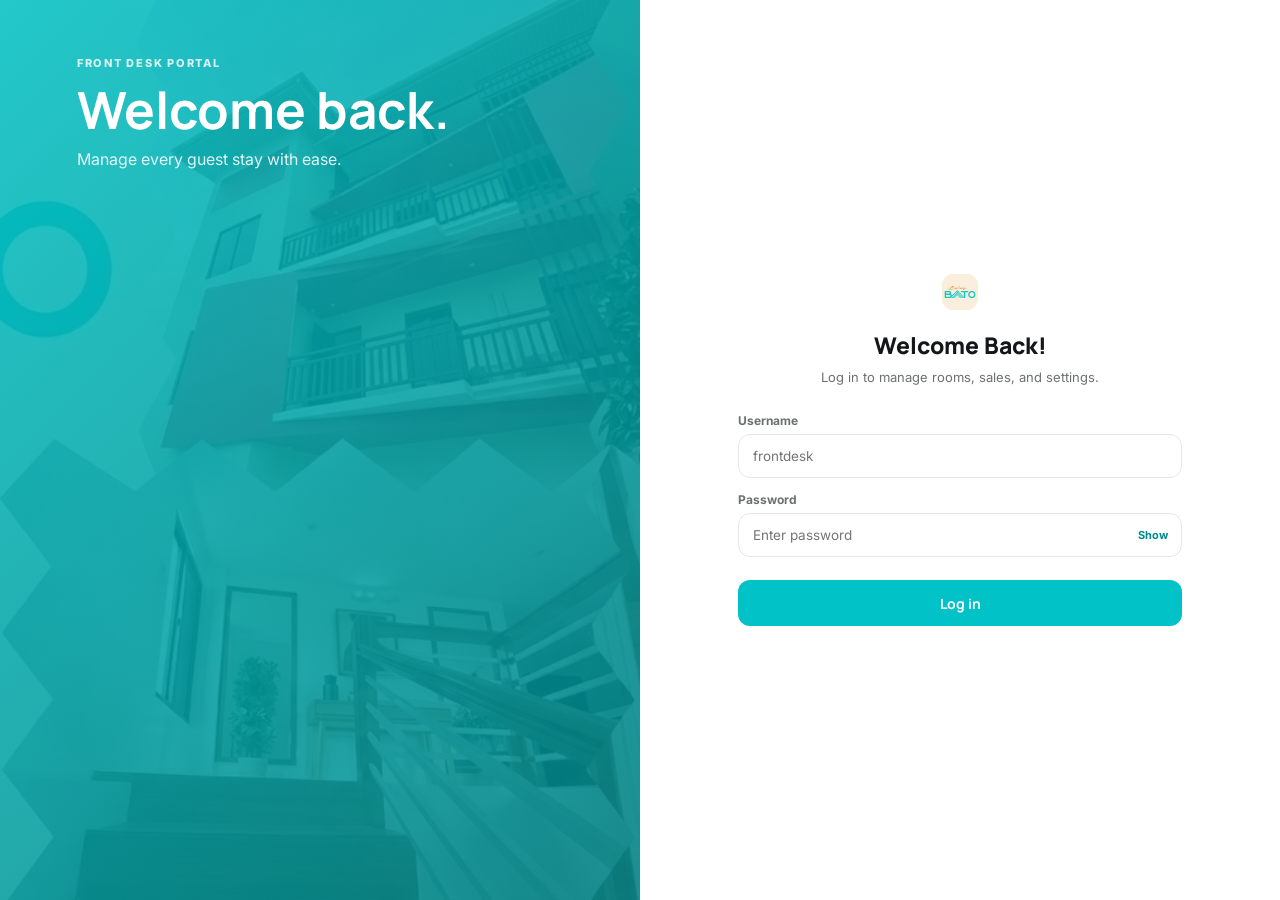
<file: frontdesk_login.html>
<!DOCTYPE html>
<html lang="en">
<head>
  <meta charset="UTF-8">
  <meta name="viewport" content="width=device-width, initial-scale=1.0">
  <title>Balay Bato Hotel | Front Desk Login</title>
  <link rel="icon" type="image/jpeg" href="images/app_logo.jpg">
  <link rel="preconnect" href="https://fonts.googleapis.com">
  <link rel="preconnect" href="https://fonts.gstatic.com" crossorigin>
  <link href="https://fonts.googleapis.com/css2?family=Manrope:wght@500;700;800&family=Inter:wght@400;500;600;700&display=swap" rel="stylesheet">
  <link rel="stylesheet" href="sources/loginForm/frontdesk_login.css">
</head>
<body>
  <main class="login-page">
    <aside class="welcome-panel" aria-label="Balay Bato Hotel welcome message">
      <div class="welcome-overlay">
        <div class="welcome-copy">
          <p class="welcome-eyebrow">FRONT DESK PORTAL</p>
          <h2>Welcome back.</h2>
          <p>Manage every guest stay with ease.</p>
        </div>
      </div>
      <div class="welcome-wave" aria-hidden="true">
        <svg viewBox="0 0 1200 90" preserveAspectRatio="none">
          <path d="M0,58 C120,5 230,90 360,48 C500,3 590,82 720,45 C860,5 950,88 1080,45 C1140,25 1175,30 1200,18 L1200,90 L0,90 Z"></path>
        </svg>
      </div>
    </aside>

    <section class="login-card" aria-labelledby="loginTitle">
      <div class="brand-mark">
        <img src="images/app_logo.jpg" alt="Balay Bato Hotel logo">
      </div>

      <div class="login-heading">
        <h1 id="loginTitle">Welcome Back!</h1>
        <p>Log in to manage rooms, sales, and settings.</p>
      </div>

      <form id="frontdeskLoginForm" novalidate>
        <div class="field">
          <label for="username">Username</label>
          <input type="text" id="username" name="username" placeholder="frontdesk" autocomplete="username" required>
        </div>

        <div class="field">
          <label for="password">Password</label>
          <div class="password-wrap">
            <input type="password" id="password" name="password" placeholder="Enter password" autocomplete="current-password" required>
            <button type="button" class="show-password" id="showPassword" aria-label="Show password">Show</button>
          </div>
        </div>

        <p class="login-message" id="loginMessage" role="alert" aria-live="polite"></p>
        <button type="submit" class="login-button">Log in</button>
      </form>
    </section>
  </main>

  <script src="sources/loginForm/frontdesk_login.js"></script>
</body>
</html>
</file>
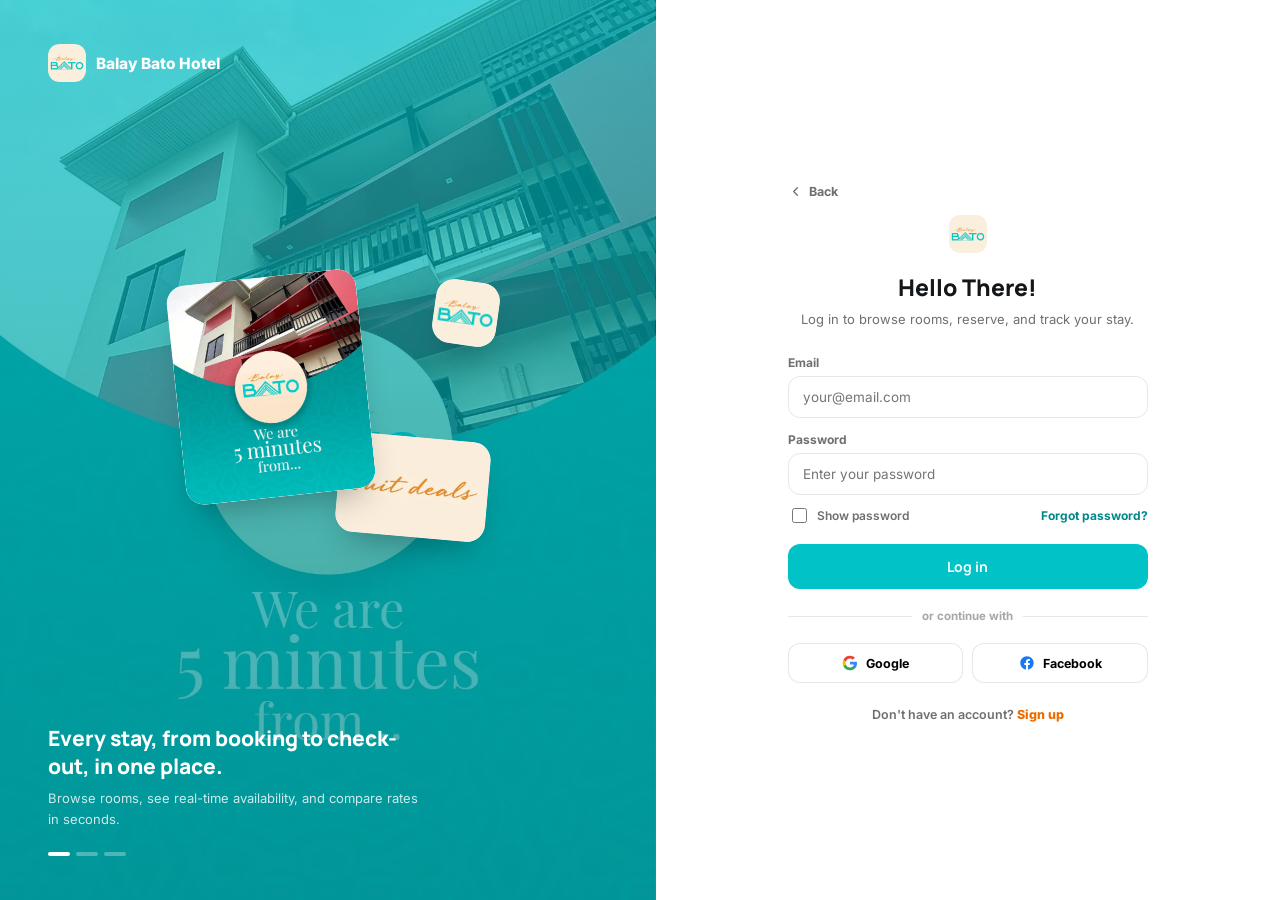
<file: login.html>
<!DOCTYPE html>
<html lang="en">
<head>
<meta charset="UTF-8">
<meta name="viewport" content="width=device-width, initial-scale=1.0">
<title>Balay Bato Hotel | Log In</title>
<link rel="icon" type="image/jpeg" href="images/app_logo.jpg">
<link rel="preconnect" href="https://fonts.googleapis.com">
<link rel="preconnect" href="https://fonts.gstatic.com" crossorigin>
<link href="https://fonts.googleapis.com/css2?family=Manrope:wght@500;700;800&family=Inter:wght@400;500;600;700&display=swap" rel="stylesheet">
<link rel="stylesheet" href="sources/loginForm/login.css">

</head>
<body>

<div class="login-page">

  <!-- LEFT: BRAND / BENTO ILLUSTRATION -->
  <div class="brand-panel slide-1" id="brandPanel">
    <div class="top-mark">
      <div class="brand-mark"><img src="images/app_logo.jpg" alt="Balay Bato Hotel logo"></div>
      <span class="brand-name">Balay Bato Hotel</span>
    </div>

    <div class="bento-scene" id="bentoScene">
      <div class="scene-inner" id="sceneInner">
        <div class="float-card fc-main">
          <div class="fc-img"><img src="images/L1.jpg" alt="Garden Suite at Balay Bato Hotel"></div>
        </div>
        <div class="float-card fc-icon" id="fcIconWrap">
          <img src="images/app_logo.jpg" alt="Balay Bato Hotel logo">
        </div>
        <div class="float-card fc-mini">
          <img src="images/LA.jpg" alt="Balay Bato Hotel room">
        </div>
      </div>
    </div>

    <div class="brand-copy">
      <h2 id="slideTitle">Every stay, from booking to check-out, in one place.</h2>
      <p id="slideSub">Browse rooms, see real-time availability, and compare rates in seconds.</p>
      <div class="brand-dashes" id="slideDashes"><span class="on"></span><span></span><span></span></div>

      <div class="intro-nav">
        <button type="button" class="intro-skip" id="introSkipBtn">Skip</button>
        <div class="intro-dots" id="introDots"><span class="on"></span><span></span><span></span></div>
        <button type="button" class="intro-next" id="introNextBtn">
          Next
          <svg viewBox="0 0 24 24" fill="none" stroke="currentColor" stroke-width="2.5" stroke-linecap="round" stroke-linejoin="round"><polyline points="9 18 15 12 9 6"/></svg>
        </button>
      </div>
    </div>
  </div>

  <!-- RIGHT: LOGIN FORM -->
  <div class="form-panel">
    <div class="form-wrap">
      <button type="button" class="back-link" id="backIntroBtn">
        <svg viewBox="0 0 24 24" fill="none" stroke="currentColor" stroke-width="2" stroke-linecap="round" stroke-linejoin="round"><polyline points="15 18 9 12 15 6"/></svg>
        Back
      </button>
      <div class="form-logo">
        <div class="brand-mark"><img src="images/app_logo.jpg" alt="Balay Bato Hotel logo"></div>
      </div>
      <div class="form-head">
        <h1 id="formTitle">Hello There!</h1>
        <p id="formSub">Log in to browse rooms, reserve, and track your stay.</p>
      </div>

      <form id="loginForm">
        <div class="signup-only" id="signupFields">
          <div class="field"><label>Full name</label><input type="text" id="fullName" placeholder="Your full name" disabled></div>
        </div>
        <div class="field"><label>Email</label><input type="email" id="email" placeholder="your@email.com" required></div>
        <div class="field"><label>Password</label><input type="password" id="password" placeholder="Enter your password" required></div>
        <div class="field signup-only">
          <label>Confirm password</label>
          <input type="password" id="confirmPassword" placeholder="Re-enter your password" disabled>
          <small id="passwordMatchMessage" class="password-match-message" aria-live="polite"></small>
        </div>
        <div class="field-meta">
          <label class="remember"><input type="checkbox" id="showPassword"> Show password</label>
          <a href="#" class="forgot" id="forgotPasswordLink">Forgot password?</a>
        </div>
        <button type="submit" class="btn btn-primary" id="authSubmitBtn">Log in</button>
      </form>

      <div class="or-row">or continue with</div>
      <div class="social-row">
        <button class="social-btn" id="googleLoginBtn" type="button">
          <svg viewBox="0 0 24 24"><path fill="#4285F4" d="M22.56 12.25c0-.78-.07-1.53-.2-2.25H12v4.26h5.92a5.06 5.06 0 0 1-2.2 3.32v2.77h3.57c2.08-1.92 3.28-4.74 3.28-8.1Z"/><path fill="#34A853" d="M12 23c2.97 0 5.46-.98 7.28-2.66l-3.57-2.77c-.99.66-2.26 1.06-3.71 1.06-2.86 0-5.29-1.93-6.16-4.53H2.18v2.85A11 11 0 0 0 12 23Z"/><path fill="#FBBC05" d="M5.84 14.1a6.6 6.6 0 0 1 0-4.2V7.05H2.18a11 11 0 0 0 0 9.9l3.66-2.85Z"/><path fill="#EA4335" d="M12 5.38c1.62 0 3.06.56 4.21 1.64l3.15-3.15C17.45 2.09 14.97 1 12 1a11 11 0 0 0-9.82 6.05l3.66 2.85C6.71 7.3 9.14 5.38 12 5.38Z"/></svg>
          Google
        </button>
        <button class="social-btn" id="facebookLoginBtn" type="button">
          <svg viewBox="0 0 24 24" fill="#1877F2"><path d="M22 12.06C22 6.5 17.52 2 12 2S2 6.5 2 12.06c0 5 3.66 9.15 8.44 9.94v-7.03H7.9v-2.91h2.54V9.85c0-2.5 1.49-3.89 3.77-3.89 1.09 0 2.23.2 2.23.2v2.46h-1.26c-1.24 0-1.63.77-1.63 1.56v1.88h2.78l-.44 2.91h-2.34V22c4.78-.79 8.44-4.94 8.44-9.94Z"/></svg>
          Facebook
        </button>
      </div>

      <div class="switch-line" id="switchLine">Don't have an account? <a href="#" id="signupLink">Sign up</a></div>
    </div>
  </div>

</div>

<div class="toast" id="toast"></div>

<script src="sources/shared/database.js"></script>
<script src="sources/loginForm/login.js"></script>

</body>
</html>
</file>
<file: sources/customer/customer.css>
:root{
  --white:#FFFFFF;
  --teal:#00C2C7;
  --teal-dim:#00C2C71a;
  --orange:#ED6C00;
  --orange-dim:#ED6C001a;
  --peach:#FFF2E5;
  --ink:#14171A;
  --ink-soft:rgba(20,23,26,.62);
  --ink-faint:rgba(20,23,26,.38);
  --line:rgba(20,23,26,.10);
  --radius-lg:24px;
  --radius-md:16px;
  --radius-sm:11px;
  --shadow:0 1px 2px rgba(20,23,26,.04), 0 10px 30px -16px rgba(20,23,26,.22);
  --maxw:1240px;
}
*{box-sizing:border-box;-webkit-tap-highlight-color:transparent;}
html{height:100%;scroll-behavior:smooth;scroll-padding-top:74px;}
body{margin:0;background:#EBEBEB;color:var(--ink);font-family:'Inter',system-ui,sans-serif;-webkit-font-smoothing:antialiased;min-height:100vh;display:flex;flex-direction:column;padding-top:67px;}
main{flex:1 1 auto;display:flex;flex-direction:column;}
main > section{flex:1 1 auto;}
h1,h2,h3,.brand,.btn,.badge,.num{font-family:'Manrope',system-ui,sans-serif;}
button{font-family:inherit;cursor:pointer;}
input,select,textarea{font-family:inherit;}
a{color:inherit;text-decoration:none;}
img{max-width:100%;display:block;}
.wrap{max-width:var(--maxw);margin:0 auto;padding:0 24px;}
section{padding:64px 0;}
.eyebrow{font-size:12.5px;font-weight:800;color:var(--orange);text-transform:uppercase;letter-spacing:.6px;margin:0 0 8px;}
.sec-head{max-width:560px;margin-bottom:32px;}
.sec-head h2{font-size:28px;font-weight:800;margin:0 0 8px;letter-spacing:-.3px;}
.sec-head p{font-size:14.5px;color:var(--ink-soft);line-height:1.6;margin:0;}

/* ---------- Buttons ---------- */
.btn{display:inline-flex;align-items:center;justify-content:center;gap:8px;padding:13px 22px;border-radius:12px;border:none;font-weight:700;font-size:14px;transition:opacity .15s ease,transform .1s ease;white-space:nowrap;}
.btn:active{transform:scale(.97);}
.btn-primary{background:var(--ink);color:var(--white);}
.btn-accent{background:var(--orange);color:var(--white);}
.btn-teal{background:var(--teal);color:var(--white);}
.btn-outline{background:var(--white);color:var(--ink);border:1.5px solid var(--line);}
.btn-ghost{background:transparent;color:var(--ink);}
.btn-sm{padding:9px 15px;font-size:12.5px;border-radius:10px;}
.login-icon{display:none;width:16px;height:16px;}
.btn-block{width:100%;}
.btn[disabled]{opacity:.45;pointer-events:none;}

/* ---------- Header ---------- */
header{position:fixed;inset:0 0 auto;z-index:80;background:rgba(255,255,255,.88);backdrop-filter:blur(10px);border-bottom:1px solid var(--line);}
.nav-row{display:flex;align-items:center;justify-content:space-between;padding:15px 0;}
.brand-row{display:flex;align-items:center;gap:10px;}
.brand-mark{width:36px;height:36px;border-radius:10px;background:transparent;border:0;outline:0;box-shadow:none;display:flex;align-items:center;justify-content:center;flex-shrink:0;}
.brand-mark{overflow:hidden;}
.brand-mark img{width:100%;height:100%;display:block;object-fit:cover;border-radius:inherit;}
.brand-mark svg{width:19px;height:19px;}
.customer-messenger-toggle{position:fixed;right:24px;bottom:24px;width:56px;height:56px;border:0;border-radius:50%;background:var(--orange);color:#fff;display:flex;align-items:center;justify-content:center;box-shadow:0 12px 28px rgba(20,23,26,.24);z-index:80;transition:transform .2s ease,box-shadow .2s ease;}
.customer-messenger-toggle:hover{transform:translateY(-3px);box-shadow:0 16px 32px rgba(20,23,26,.3);}
.customer-messenger-toggle svg{width:24px;height:24px;}
.customer-messenger{position:fixed;right:24px;bottom:92px;width:min(370px,calc(100vw - 32px));height:min(470px,calc(100vh - 140px));padding:0!important;margin:0;background:#fff;border-radius:20px;box-shadow:0 24px 60px rgba(20,23,26,.25);overflow:hidden;display:flex;flex-direction:column;z-index:79;opacity:0;visibility:hidden;transform:translateY(16px) scale(.97);transform-origin:bottom right;transition:opacity .22s ease,transform .22s ease,visibility .22s ease;}
.customer-messenger.open{opacity:1;visibility:visible;transform:translateY(0) scale(1);}
.customer-messenger-head{display:flex;align-items:center;gap:10px;padding:15px 16px;background:var(--teal);color:#fff;}
.customer-messenger-avatar{width:38px;height:38px;border-radius:50%;background:#fff;color:var(--teal-deep);display:flex;align-items:center;justify-content:center;font-weight:800;font-size:13px;flex-shrink:0;}
.customer-messenger-title{min-width:0;flex:1;}.customer-messenger-title strong{display:block;font-size:13px;}.customer-messenger-title span{display:block;font-size:10px;opacity:.82;margin-top:2px;}
.customer-messenger-close{border:0;background:transparent;color:#fff;font-size:25px;line-height:1;padding:2px 4px;}
.customer-messenger-body{flex:1;overflow-y:auto;padding:16px 14px;background:#f4f7f7;display:flex;flex-direction:column;gap:9px;}
.customer-message-date{text-align:center;color:var(--ink-faint);font-size:10px;margin-bottom:2px;}
.customer-message{max-width:82%;padding:10px 12px;border-radius:16px;font-size:12px;line-height:1.45;word-break:break-word;box-shadow:0 1px 1px rgba(20,23,26,.04);}
.customer-message.staff{align-self:flex-start;background:#fff;border-bottom-left-radius:5px;}.customer-message.customer{align-self:flex-end;background:var(--teal);color:#fff;border-bottom-right-radius:5px;}
.customer-message small{display:block;font-size:9px;opacity:.62;margin-top:4px;}
.customer-messenger-login{margin:auto;text-align:center;color:var(--ink-soft);font-size:12px;line-height:1.5;padding:20px;}.customer-messenger-login button{margin-top:12px;}
.customer-messenger-compose{display:flex;gap:8px;padding:11px 12px;border-top:1px solid var(--line);background:#fff;}.customer-messenger-compose input{flex:1;min-width:0;border:1px solid var(--line);border-radius:999px;padding:10px 13px;font:inherit;font-size:12px;outline:0;}.customer-messenger-compose input:focus{border-color:var(--teal);}.customer-messenger-compose button{width:38px;height:38px;border:0;border-radius:50%;background:var(--orange);color:#fff;display:flex;align-items:center;justify-content:center;flex-shrink:0;}.customer-messenger-compose svg{width:17px;height:17px;}
.customer-messenger-foot{text-align:center;padding:7px 10px;background:#fff;color:var(--ink-faint);font-size:9.5px;border-top:1px solid rgba(20,23,26,.05);}
@media(max-width:600px){.customer-messenger-toggle{right:14px;bottom:14px;width:46px;height:46px;}.customer-messenger-toggle svg{width:20px;height:20px;}.customer-messenger{right:14px;bottom:70px;width:min(330px,calc(100vw - 28px));height:min(390px,calc(100vh - 120px));border-radius:16px;}.customer-messenger-head{padding:11px 12px;}.customer-messenger-avatar{width:34px;height:34px;font-size:11px;}.customer-messenger-title strong{font-size:12px;}.customer-messenger-title span{font-size:9px;}.customer-messenger-body{padding:11px 10px;}.customer-message{font-size:11px;max-width:88%;padding:8px 10px;}.customer-messenger-compose{padding:9px 10px;}.customer-messenger-compose input{padding:8px 11px;font-size:11px;}.customer-messenger-compose button{width:34px;height:34px;}.customer-messenger-foot{font-size:9px;padding:6px 8px;}}
.brand-name{font-weight:800;font-size:15.5px;}
.nav-links{display:flex;align-items:center;gap:6px;}
.nav-links a{padding:9px 14px;border-radius:10px;font-size:13.5px;font-weight:700;color:var(--ink-soft);}
.nav-links a:hover{background:var(--peach);color:var(--ink);}
.nav-actions{display:flex;align-items:center;gap:10px;}
.user-chip{display:flex;align-items:center;gap:0;background:transparent;border:0;border-radius:0;padding:0;cursor:pointer;}
.user-chip .av{width:28px;height:28px;border-radius:50%;background:var(--peach);color:var(--orange);display:flex;align-items:center;justify-content:center;font-size:11px;font-weight:800;}
.user-chip .nm{display:none;}
#userActions{position:relative;}
.user-menu{position:absolute;top:calc(100% + 8px);right:0;display:none;min-width:105px;padding:5px;background:#fff;border:1px solid var(--line);border-radius:10px;box-shadow:0 8px 22px rgba(20,23,26,.16);z-index:120;}
.user-menu.open{display:block;}
.user-menu button{display:flex;align-items:center;gap:7px;width:100%;padding:8px 9px;border:0;border-radius:7px;background:transparent;color:var(--ink);text-align:left;font-size:11px;font-weight:700;cursor:pointer;white-space:nowrap;}
.user-menu button svg{width:14px;height:14px;fill:none;stroke:currentColor;stroke-width:2;stroke-linecap:round;stroke-linejoin:round;flex-shrink:0;}
.user-menu .logout-action{color:var(--orange);}
.user-menu button:hover{background:var(--peach);}
.hamburger{display:none;background:none;border:none;padding:8px;}
.hamburger svg{width:22px;height:22px;}
.mobile-menu{display:none;flex-direction:column;gap:4px;padding:10px 0 16px;border-top:1px solid var(--line);}
  .mobile-menu a{padding:11px 4px;font-weight:700;font-size:14px;}
  .mobile-menu a.active{position:relative;color:var(--ink);border-bottom:0;}
  .mobile-menu a.active::after{content:'';position:absolute;left:0;right:0;bottom:3px;height:2px;border-radius:999px;background:var(--orange);}
.mobile-menu.open{display:flex;}

/* ---------- Desktop navigation ---------- */
@media (min-width:861px){
  .nav-row{justify-content:flex-start;}
  .nav-links{margin-left:auto;margin-right:20px;gap:10px;}
  .nav-actions .login-btn{background:var(--ink);color:var(--white);border:1px solid var(--ink);}
  .nav-links a{position:relative;background:transparent;color:var(--ink-soft);transition:color .2s ease,transform .2s ease;}
  .nav-links a::after{content:'';position:absolute;left:14px;right:14px;bottom:3px;height:2px;border-radius:999px;background:var(--orange);transform:scaleX(0);transform-origin:center;transition:transform .25s ease;}
  .nav-links a:hover{background:transparent;color:var(--ink);transform:translateY(-2px);}
  .nav-links a:hover::after{transform:scaleX(1);}
  .nav-links a.active{color:var(--ink);}
  .nav-links a.active::after{transform:scaleX(1);transition:none;}
}

@media (max-width:860px){
  .nav-links{display:none;}
  .hamburger{display:flex;}
  body{padding-top:67px;}
  header{position:fixed;}
  header .wrap{position:relative;}
  .mobile-menu{display:flex;position:fixed;top:0;bottom:0;left:auto;right:0;width:min(52vw,180px);height:100dvh;max-height:100dvh;min-height:0;overflow-y:auto;padding:72px 14px 22px;background:rgba(255,255,255,.99);box-shadow:-12px 0 30px rgba(20,23,26,.22);z-index:100;transform:translate3d(105%,0,0);visibility:hidden;pointer-events:none;will-change:transform;transition:transform .35s cubic-bezier(.22,1,.36,1),visibility .35s ease;}
  .mobile-menu a{align-self:flex-start;width:max-content;}
  .mobile-menu a.active::after{left:4px;right:4px;}
  .mobile-menu.open{display:flex;transform:translate3d(0,0,0);visibility:visible;pointer-events:auto;}
  .mobile-menu-backdrop{display:block;position:fixed;top:67px;right:0;bottom:0;left:0;background:transparent;opacity:0;visibility:hidden;pointer-events:none;z-index:79;transition:opacity .35s ease,visibility .35s ease;}
  .mobile-menu-backdrop.open{opacity:1;visibility:visible;pointer-events:auto;}
  .mobile-menu-close{position:absolute;top:18px;right:16px;width:30px;height:30px;border:0;border-radius:50%;background:var(--peach);color:var(--ink);display:flex;align-items:center;justify-content:center;cursor:pointer;}
  .mobile-menu-close svg{width:16px;height:16px;}
}

/* ---------- Hero ---------- */
.hero{padding-top:52px;position:relative;overflow:hidden;background:#087f83;}
.hero-bg{position:absolute;inset:0;background-color:#087f83;background-image:url('../../images/cover_bbh.jpg');background-size:cover;background-position:center;}
.hero-bg::after{content:'';position:absolute;inset:0;background:linear-gradient(135deg,rgba(0,194,199,.82),rgba(0,130,134,.78));}
.hero > .wrap{position:relative;z-index:1;}
.hero-grid{display:grid;grid-template-columns:1fr;align-items:stretch;position:relative;z-index:1;}
.hero-card{max-width:680px;background:transparent;border-radius:0;padding:40px 0;color:#fff;display:flex;flex-direction:column;justify-content:center;position:relative;overflow:hidden;}
.hero-card h1{font-size:34px;font-weight:800;line-height:1.18;margin:0 0 12px;letter-spacing:-.5px;}
.hero-card p{font-size:14.5px;color:rgba(255,255,255,.88);line-height:1.6;max-width:420px;margin:0 0 22px;}
.hero-btns{display:flex;gap:10px;flex-wrap:wrap;}

/* Keep the landing hero compact and consistent on desktop screens. */
@media (min-width:761px){
  .hero{height:620px;padding-bottom:52px;}
  .hero > .wrap,.hero-grid{height:100%;}
}

@media (max-width:760px){
  .hero-grid{grid-template-columns:1fr;}
  .hero{min-height:calc(100svh - 48px);display:flex;align-items:center;}
  .hero-card{padding:30px 24px;}
  .hero-card h1{font-size:27px;}
}

/* ---------- Bento grid (generic) ---------- */
.bento{display:grid;grid-template-columns:repeat(3,1fr);gap:16px;}
.card{background:var(--white);border:1px solid var(--line);border-radius:var(--radius-md);box-shadow:var(--shadow);overflow:hidden;}
@media (max-width:760px){ .bento{grid-template-columns:1fr 1fr;} }
@media (max-width:520px){ .bento{grid-template-columns:1fr;} }

/* ---------- Room cards ---------- */
.room-card{display:flex;flex-direction:column;}
.room-gallery{position:relative;height:170px;background:var(--peach);overflow:hidden;}
.room-gallery img{width:100%;height:100%;object-fit:cover;display:none;}
.room-gallery img.show{display:block;}
.gallery-btn{position:absolute;top:50%;transform:translateY(-50%);width:28px;height:28px;border-radius:50%;background:rgba(0,0,0,.4);border:none;color:#fff;display:flex;align-items:center;justify-content:center;}
.gallery-btn.prev{left:8px;} .gallery-btn.next{right:8px;}
.gallery-btn svg{width:14px;height:14px;}
.gallery-dots{position:absolute;bottom:8px;left:0;right:0;display:flex;justify-content:center;gap:5px;}
.gallery-dots span{width:5px;height:5px;border-radius:50%;background:rgba(255,255,255,.55);}
.gallery-dots span.on{background:#fff;}
.room-status{position:absolute;top:10px;left:10px;font-size:10.5px;font-weight:800;padding:5px 10px;border-radius:999px;}
.room-status.available{background:var(--teal);color:#fff;}
.room-status.occupied{background:var(--orange);color:#fff;}
.room-status.maintenance{background:rgba(0,0,0,.65);color:#fff;}
.room-body{padding:16px;flex:1;display:flex;flex-direction:column;}
.room-body .rtop{display:flex;justify-content:space-between;align-items:flex-start;gap:8px;}
.room-body .rno{font-size:16px;font-weight:800;}
.room-body .rtype{font-size:12px;color:var(--ink-soft);font-weight:600;margin-top:1px;}
.room-body .rprice{font-size:14.5px;font-weight:800;color:var(--orange);white-space:nowrap;}
.room-body .rprice small{display:block;font-size:10px;color:var(--ink-faint);font-weight:600;}
.room-body .rcap{font-size:11.5px;color:var(--ink-faint);font-weight:600;margin:8px 0 0;}
.chip-row{display:flex;flex-wrap:wrap;gap:5px;margin:9px 0 14px;}
.mini-chip{font-size:10.5px;font-weight:700;background:var(--peach);color:var(--ink-soft);padding:4px 9px;border-radius:999px;}
.room-body .btn{margin-top:auto;}

.filter-row{display:flex;gap:8px;overflow-x:auto;margin-bottom:20px;scrollbar-width:none;}
.filter-row::-webkit-scrollbar{display:none;}
.pill{flex-shrink:0;padding:9px 16px;border-radius:999px;border:1px solid var(--line);background:var(--white);font-size:13px;font-weight:700;color:var(--ink-soft);}
.pill.active{background:var(--ink);color:var(--white);border-color:var(--ink);}

/* ---------- How it works ---------- */
.steps{display:grid;grid-template-columns:repeat(4,1fr);gap:16px;}
.step-card{padding:22px;}
.step-num{width:34px;height:34px;border-radius:10px;background:var(--peach);color:var(--orange);display:flex;align-items:center;justify-content:center;font-weight:800;font-size:14px;margin-bottom:14px;}
.step-card h3{font-size:14.5px;font-weight:800;margin:0 0 6px;}
.step-card p{font-size:12.5px;color:var(--ink-soft);line-height:1.55;margin:0;}
@media (max-width:760px){ .steps{grid-template-columns:1fr 1fr;} }
@media (max-width:520px){ .steps{grid-template-columns:1fr;} }

/* ---------- Track section ---------- */
#track{background:var(--peach);width:100%;}
@media (min-width:761px){
  #track{background:#EBEBEB;min-height:700px;}
}
.track-card{padding:16px 18px;display:flex;align-items:center;gap:14px;margin-bottom:12px;}
.track-icon{width:42px;height:42px;border-radius:12px;background:var(--peach);color:var(--orange);display:flex;align-items:center;justify-content:center;flex-shrink:0;}
.track-icon svg{width:19px;height:19px;}
.track-info{flex:1;min-width:0;}
.track-info .n{font-size:13.5px;font-weight:800;}
.track-info .d{font-size:11.5px;color:var(--ink-faint);font-weight:500;margin-top:2px;}
.view-details-btn{display:block;width:max-content;margin:9px auto 0 0;padding:10px 16px;font-size:12.5px;white-space:nowrap;text-align:left;align-self:flex-start;}
.view-details-btn{background:#000;color:#fff;border-color:#000;}
.status-tag{font-size:10.5px;font-weight:800;padding:5px 11px;border-radius:999px;white-space:nowrap;}
.status-tag.pending{background:var(--orange-dim);color:var(--orange);}
.status-tag.approved{background:var(--teal-dim);color:#00888c;}
.status-tag.rejected{background:rgba(0,0,0,.08);color:rgba(0,0,0,.55);}
.empty-note{text-align:center;padding:40px 20px;color:var(--ink-faint);font-weight:600;font-size:13px;}
.empty-note{display:flex;flex-direction:column;align-items:center;gap:6px;}
.empty-note-icon{width:38px;height:38px;margin-bottom:4px;color:var(--ink-faint);}
#trackList .empty-note-icon{color:var(--orange);}
.empty-note small{font-size:12px;font-weight:500;color:var(--ink-soft);}
#trackList.empty-state{min-height:280px;display:flex;align-items:center;justify-content:center;}
#trackList.empty-state .empty-note{width:100%;}

/* ---------- Footer ---------- */
footer{background:var(--ink);color:rgba(255,255,255,.7);padding:48px 0 24px;margin-top:20px;}
.foot-grid{display:grid;grid-template-columns:2fr 1fr 1fr;gap:30px;}
.foot-brand{display:flex;align-items:center;gap:10px;margin-bottom:12px;}
.foot-brand .brand-name{color:#fff;}
footer p{font-size:12.5px;line-height:1.7;max-width:320px;}
footer h4{color:#fff;font-size:12.5px;font-weight:800;margin:0 0 12px;text-transform:uppercase;letter-spacing:.4px;}
footer ul{list-style:none;padding:0;margin:0;display:flex;flex-direction:column;gap:9px;}
footer ul a{font-size:12.5px;font-weight:600;}
.foot-bottom{border-top:1px solid rgba(255,255,255,.12);margin-top:30px;padding-top:18px;font-size:11.5px;color:rgba(255,255,255,.45);}
@media (max-width:700px){ .foot-grid{grid-template-columns:1fr 1fr;} }

/* ---------- Modal ---------- */
.modal-overlay{position:fixed;inset:0;background:rgba(20,23,26,.55);display:none;align-items:center;justify-content:center;z-index:200;padding:18px;}
.modal-overlay.open{display:flex;}
.modal{background:#fff;border-radius:var(--radius-lg);max-width:440px;width:100%;max-height:88vh;overflow-y:auto;padding:26px;position:relative;scrollbar-width:none;-ms-overflow-style:none;}
.modal::-webkit-scrollbar{display:none;}
.modal-close{position:absolute;top:16px;right:16px;width:30px;height:30px;border-radius:50%;background:var(--peach);border:none;display:flex;align-items:center;justify-content:center;}
.modal-close svg{width:15px;height:15px;}
.modal h3{font-size:19px;font-weight:800;margin:0 0 4px;}
.modal .sub{font-size:12.5px;color:var(--ink-soft);margin:0 0 18px;}
.reservation-details-modal{max-width:500px;}
.details-group{padding:12px 0;border-top:1px solid var(--line);}
.details-group-title{font-size:11px;font-weight:800;color:var(--orange);text-transform:uppercase;letter-spacing:.5px;margin-bottom:5px;}
.details-row{display:flex;justify-content:space-between;gap:16px;padding:6px 0;font-size:12.5px;}
.details-row span{color:var(--ink-soft);}
.details-row strong{text-align:right;overflow-wrap:anywhere;}
.details-row.details-total{font-size:14px;color:var(--orange);border-top:1px solid var(--line);margin-top:4px;padding-top:9px;}
.tab-row{display:flex;gap:6px;background:var(--peach);border-radius:12px;padding:4px;margin-bottom:18px;}
.tab-btn{flex:1;padding:9px;border:none;background:transparent;border-radius:9px;font-weight:700;font-size:12.5px;color:var(--ink-soft);}
.tab-btn.active{background:#fff;color:var(--ink);box-shadow:var(--shadow);}
.field{margin-bottom:12px;}
.field label{display:block;font-size:12px;font-weight:700;color:var(--ink-soft);margin-bottom:6px;}
.field input,.field select{width:100%;padding:11px 13px;border-radius:11px;border:1px solid var(--line);font-size:13.5px;outline:none;}
.field input:focus,.field select:focus{border-color:var(--teal);}
.field-row{display:grid;grid-template-columns:1fr 1fr;gap:10px;}
.or-row{display:flex;align-items:center;gap:10px;margin:16px 0;color:var(--ink-faint);font-size:11.5px;font-weight:700;}
.or-row::before,.or-row::after{content:'';flex:1;height:1px;background:var(--line);}
.social-btn{display:flex;align-items:center;justify-content:center;gap:10px;width:100%;padding:11px;border-radius:11px;border:1px solid var(--line);background:#fff;font-weight:700;font-size:13px;margin-bottom:9px;}
.social-btn svg{width:17px;height:17px;}
.wallet-grid{display:grid;grid-template-columns:1fr 1fr;gap:9px;margin-bottom:14px;}
.wallet-opt{border:1.5px solid var(--line);border-radius:12px;padding:12px;text-align:center;font-weight:700;font-size:12.5px;background:#fff;}
.wallet-opt.on{border-color:var(--teal);background:var(--teal-dim);color:#00888c;}
.pay-info{background:var(--peach);border-radius:12px;padding:13px;font-size:12.5px;margin-bottom:14px;line-height:1.6;}
.pay-info b{display:block;font-size:13.5px;}
.file-drop{border:1.5px dashed var(--ink-faint);border-radius:12px;padding:16px;text-align:center;font-size:12px;color:var(--ink-soft);font-weight:600;cursor:pointer;}
.file-drop img{max-height:80px;margin:8px auto 0;border-radius:8px;}
.summary-row{display:flex;justify-content:space-between;font-size:13px;font-weight:600;padding:7px 0;border-bottom:1px solid var(--line);}
.summary-row:last-of-type{border-bottom:none;font-weight:800;font-size:14.5px;color:var(--orange);}

.toast{position:fixed;left:50%;bottom:26px;transform:translateX(-50%) translateY(16px);background:var(--ink);color:#fff;padding:12px 20px;border-radius:999px;font-size:13px;font-weight:700;opacity:0;pointer-events:none;transition:all .25s ease;z-index:260;box-shadow:0 8px 24px rgba(0,0,0,.25);white-space:nowrap;max-width:88vw;overflow:hidden;text-overflow:ellipsis;}
.toast.show{opacity:1;transform:translateX(-50%) translateY(0);}

/* ---------- Reservation information page ---------- */
.reservation-section{padding:52px 0 70px;background:#EBEBEB;min-height:620px;}
.reservation-layout .empty-note-icon{color:var(--orange);}
.reservation-layout{display:grid;grid-template-columns:minmax(260px,.82fr) minmax(420px,1.18fr);gap:18px;align-items:start;}
.selected-room-card{min-height:430px;}
.selected-room-empty{padding:34px 26px;text-align:center;display:flex;flex-direction:column;align-items:center;justify-content:center;min-height:430px;}
.selected-room-empty .step-num{margin-bottom:16px;}
.selected-room-empty h3,.selected-room-body h3{font-size:20px;margin:0 0 7px;}
.selected-room-empty p{font-size:13px;color:var(--ink-soft);line-height:1.6;margin:0 0 20px;}
.selected-room-empty a:not(.btn){color:var(--orange);font-weight:700;}
.selected-room-image{height:360px;background:var(--peach) center/cover no-repeat;position:relative;}
.selected-room-image span{position:absolute;left:14px;top:14px;padding:6px 10px;border-radius:999px;background:var(--teal);color:#fff;font-size:11px;font-weight:800;}
.selected-room-body{padding:22px;}
.selected-room-body .eyebrow{margin-bottom:7px;}
.selected-room-body .room-type{font-size:13px;color:var(--ink-soft);margin:0 0 15px;}
.selected-room-body .chip-row{margin-bottom:19px;}
.selected-room-rate{font-size:22px;font-weight:800;color:var(--orange);}
.selected-room-rate small{font-size:11px;color:var(--ink-faint);font-weight:600;}
.change-room{display:block;margin-top:18px;color:var(--teal);font-size:12px;font-weight:800;}
.reservation-form-card{padding:26px;}
.reservation-form-card h3{font-size:18px;margin:0 0 4px;}
.reservation-form-card .sub{margin-bottom:20px;}
.stay-summary,.main-total{display:flex;justify-content:space-between;align-items:center;border-radius:11px;background:var(--peach);padding:13px 14px;font-size:13px;font-weight:700;margin:3px 0 20px;}
.stay-summary strong{color:var(--teal);}
.payment-heading{border-top:1px solid var(--line);padding-top:20px;margin-top:4px!important;}
.payment-choice{display:grid;grid-template-columns:1fr 1fr;gap:10px;margin:13px 0 15px;}
.payment-choice label{border:1px solid var(--line);border-radius:11px;padding:13px;font-size:12.5px;font-weight:800;cursor:pointer;}
.payment-choice label:has(input:checked){border-color:var(--teal);background:var(--teal-dim);}
.payment-choice input{accent-color:var(--teal);margin-right:6px;}
.payment-choice small{display:block;color:var(--ink-soft);font-weight:500;margin:7px 0 0 22px;line-height:1.4;}
.online-payment-fields{padding:14px;background:#fafafa;border-radius:12px;border:1px solid var(--line);}
.proof-file-input{width:100%;font-size:12px;color:var(--ink-soft);}
.proof-file-input::file-selector-button{margin-right:10px;padding:9px 13px;border:0;border-radius:8px;background:var(--orange);color:var(--white);font:700 12px 'Inter',system-ui,sans-serif;cursor:pointer;transition:background .2s ease,transform .2s ease;}
.proof-file-input::file-selector-button:hover{background:#c95700;transform:translateY(-1px);}
.wallet-number-highlight{display:flex;align-items:center;justify-content:space-between;gap:12px;margin:0 0 12px;padding:13px 14px;border:1px solid var(--orange);border-radius:10px;background:var(--orange-dim);color:var(--orange);font-size:12px;font-weight:700;}
.wallet-number-highlight strong{font-size:16px;letter-spacing:.4px;color:var(--orange);white-space:nowrap;}
.main-total{background:transparent;padding:12px 0 17px;margin:0;font-size:14px;border-top:1px solid var(--line);border-radius:0;}
.main-total strong{font-size:20px;color:var(--orange);}
.reservation-notice{background:var(--orange-dim);color:var(--orange);border-radius:10px;padding:11px 13px;font-size:12px;font-weight:700;margin-bottom:16px;}
.text-btn{border:0;background:none;color:inherit;text-decoration:underline;font-weight:800;padding:0;cursor:pointer;}
@media (min-width:761px){
  /* Center the empty reservation prompt across the desktop page. */
  .reservation-layout:has(.selected-room-empty){display:block;}
  .reservation-layout:has(.selected-room-empty) .selected-room-card{
    width:100%;
    min-height:430px;
    background:transparent;
    border:0;
    box-shadow:none;
  }
  .reservation-layout:has(.selected-room-empty) .selected-room-empty .btn-block{
    width:260px;
    max-width:100%;
  }
  .reservation-layout:has(.selected-room-empty.empty-note) .selected-room-empty{
    transform:translateY(-60px);
  }
}
@media (max-width:760px){
  .reservation-section{padding:30px 0 42px;}
  .reservation-section .sec-head{margin-bottom:18px;}
  .reservation-section .sec-head h2{font-size:24px;}
  .reservation-section .sec-head p{font-size:12px;line-height:1.45;}
  .reservation-layout{grid-template-columns:1fr;gap:12px;}
  .reservation-layout:has(.selected-room-empty) .selected-room-card{
    background:transparent;
    border:0;
    box-shadow:none;
  }
  .reservation-layout:has(.selected-room-empty) .selected-room-empty .btn-block{
    width:auto;
    max-width:100%;
    min-height:34px;
    padding:9px 15px;
    font-size:12.5px;
    border-radius:10px;
  }
  .selected-room-card{min-height:0;}
  .selected-room-image{height:220px;}
  .selected-room-body{padding:16px;}
  .selected-room-body h3{font-size:17px;}
  .selected-room-body .room-type{font-size:12px;margin-bottom:10px;}
  .selected-room-rate{font-size:18px;}
  .selected-room-empty{min-height:220px;padding:24px 18px;}
  .selected-room-empty h3{font-size:17px;}
  .selected-room-empty p{font-size:12px;margin-bottom:15px;}
  .reservation-form-card{padding:18px 16px;}
  .reservation-form-card h3{font-size:16px;}
  .reservation-form-card .sub{font-size:11.5px;margin-bottom:14px;}
  .field-row{gap:8px;}
  .field{margin-bottom:9px;}
  .field label{font-size:11px;margin-bottom:4px;}
  .field input,.field select{padding:9px 10px;font-size:12px;border-radius:9px;}
  .stay-summary,.main-total{padding:10px 11px;font-size:12px;margin-bottom:14px;}
  .main-total{padding:10px 0 13px;}
  .main-total strong{font-size:17px;}
  .payment-heading{padding-top:15px;margin-top:2px!important;}
  .payment-choice{grid-template-columns:1fr;gap:7px;margin:10px 0 12px;}
  .payment-choice label{padding:10px;font-size:11.5px;}
  .payment-choice small{font-size:10.5px;margin-top:5px;}
  .online-payment-fields{padding:10px;}
  .wallet-number-highlight{padding:10px;font-size:11px;}
  .wallet-number-highlight strong{font-size:14px;}
}

/* Compact reservation layout for phones */
@media (max-width:600px){
  .reservation-section{padding:22px 0 30px;}
  .reservation-section > .wrap{padding-left:14px;padding-right:14px;}
  .reservation-section .sec-head{margin-bottom:13px;}
  .reservation-section .sec-head .eyebrow{font-size:10px;margin-bottom:5px;}
  .reservation-section .sec-head h2{font-size:20px;letter-spacing:-.2px;margin-bottom:5px;}
  .reservation-section .sec-head p{font-size:10.5px;}
  .reservation-layout{gap:9px;}
  .reservation-section .card{border-radius:12px;}
  .selected-room-image{height:155px;}
  .selected-room-image span{left:10px;top:10px;padding:4px 8px;font-size:9px;}
  .selected-room-body{padding:12px;}
  .selected-room-body .eyebrow{font-size:9px;margin-bottom:4px;}
  .selected-room-body h3,.selected-room-empty h3{font-size:15px;margin-bottom:4px;}
  .selected-room-body .room-type{font-size:10.5px;margin-bottom:7px;}
  .selected-room-body .chip-row{gap:4px;margin:6px 0 10px;}
  .mini-chip{font-size:9px;padding:3px 6px;}
  .selected-room-rate{font-size:15px;}
  .selected-room-rate small{font-size:9px;}
  .change-room{margin-top:11px;font-size:10px;}
  .selected-room-empty{min-height:155px;padding:16px 13px;}
  .reservation-layout:has(.selected-room-empty) .selected-room-empty{
    min-height:330px;
    padding:32px 12px 20px;
  }
  .reservation-layout:has(.selected-room-empty.empty-note) .selected-room-empty{
    padding:24px 12px;
    font-size:10.5px;
    gap:6px;
  }
  .reservation-layout:has(.selected-room-empty.empty-note) .empty-note-icon{width:32px;height:32px;}
  .reservation-layout:has(.selected-room-empty.empty-note) .btn{padding:7px 9px;font-size:10px;}
  .selected-room-empty .step-num{width:27px;height:27px;font-size:11px;margin-bottom:9px;}
  .selected-room-empty p{font-size:10.5px;line-height:1.45;margin-bottom:10px;}
  .reservation-form-card{padding:13px 12px;}
  .reservation-form-card h3{font-size:14px;}
  .reservation-form-card .sub{font-size:10px;margin-bottom:10px;}
  .reservation-section .field-row{gap:12px;}
  .reservation-section .field{margin-bottom:10px;}
  .reservation-section .field label{font-size:11px;margin-bottom:4px;}
  .reservation-section .field input,.reservation-section .field select{padding:9px 10px;font-size:12px;border-radius:9px;}
  .stay-summary,.main-total{padding:8px 9px;font-size:10.5px;margin-bottom:10px;border-radius:8px;}
  .main-total{padding:8px 0 10px;}
  .main-total strong{font-size:15px;}
  .payment-heading{padding-top:11px;margin-top:1px!important;}
  .payment-choice{gap:5px;margin:7px 0 9px;}
  .payment-choice label{padding:8px;font-size:10px;border-radius:8px;}
  .payment-choice small{font-size:9px;margin:3px 0 0 18px;}
  .online-payment-fields{padding:8px;border-radius:8px;}
  .wallet-number-highlight{padding:8px;font-size:9px;border-radius:7px;}
  .wallet-number-highlight strong{font-size:12px;}
  .reservation-notice{padding:8px 9px;font-size:10px;margin-bottom:10px;border-radius:8px;}
  .reservation-form-card .btn{min-height:34px;padding:10px 14px;font-size:12px;border-radius:8px;}
}

@media (max-width:380px){
  .reservation-section > .wrap{padding-left:10px;padding-right:10px;}
  .reservation-section .field-row{grid-template-columns:1fr;gap:0;}
  .selected-room-image{height:135px;}
  .selected-room-empty{min-height:135px;}
  .reservation-layout:has(.selected-room-empty) .selected-room-empty{min-height:300px;}
}

/* Compact header and footer for phone screens */
@media (max-width:600px){
  body{padding-top:74px;}
  header .wrap{padding-left:14px;padding-right:14px;}
  .nav-row{min-height:74px;padding:12px 0;}
  .brand-row{gap:8px;}
  .brand-mark{width:34px;height:34px;border-radius:9px;}
  .brand-mark svg{width:18px;height:18px;}
  .brand-name{font-size:14px;}
  .nav-actions{gap:7px;}
  .login-btn{width:34px;height:34px;padding:0!important;border-radius:9px!important;}
  .login-btn span{display:none;}
  .login-btn .login-icon{display:block;}
  .hamburger{padding:6px;}
  .hamburger svg{width:22px;height:22px;}
  .mobile-menu{gap:1px;padding:72px 18px 22px;}
  .mobile-menu-backdrop{top:0;}
  .mobile-menu a{padding:10px 3px;font-size:14px;}

  footer{padding:28px 0 15px;margin-top:12px;}
  footer .wrap{padding-left:14px;padding-right:14px;}
  .foot-grid{gap:18px 14px;}
  .foot-brand{gap:7px;margin-bottom:8px;}
  .foot-brand .brand-mark{width:27px;height:27px;}
  footer p{font-size:10px;line-height:1.5;margin:0;}
  footer h4{font-size:10px;margin-bottom:8px;}
  footer ul{gap:6px;}
  footer ul a,footer ul li{font-size:10px;line-height:1.35;}
  .foot-bottom{margin-top:20px;padding-top:11px;font-size:9px;}
}

@media (max-width:380px){
  .brand-name{font-size:13px;}
  .login-btn{width:32px;height:32px;}
  .foot-grid{grid-template-columns:1fr;gap:16px;}
}

/* Compact two-column room cards for phone screens */
@media (max-width:600px){
  .hero{padding:28px 0 32px;}
  .hero > .wrap{padding-left:14px;padding-right:14px;}
  .hero-card{padding:22px 0;}
  .hero-card .eyebrow{font-size:12px;margin-bottom:7px;}
  .hero-card h1{font-size:29px;line-height:1.2;margin-bottom:10px;}
  .hero-card p{font-size:13px;line-height:1.5;margin-bottom:17px;}
  .hero-btns{gap:7px;}
  .hero-btns .btn{padding:9px 12px;font-size:11px;border-radius:8px;}
  #gallery,.steps-section{padding:28px 0 34px;}
  #location{padding:28px 0 34px!important;}
  #gallery > .wrap,.steps-section > .wrap,#location > .wrap{padding-left:14px;padding-right:14px;}
  #gallery .sec-head,.steps-section .sec-head,#location .sec-head{margin-bottom:14px;}
  #gallery .sec-head .eyebrow,.steps-section .sec-head .eyebrow,#location .sec-head .eyebrow{font-size:10px;margin-bottom:5px;}
  #gallery .sec-head h2,.steps-section .sec-head h2,#location .sec-head h2{font-size:20px;margin-bottom:5px;}
  #gallery .sec-head p,#location .sec-head p{font-size:10.5px;line-height:1.45;}
  #gallery .gallery-grid{grid-auto-rows:105px;gap:8px;}
  #gallery .gallery-card.lg{grid-row:span 2;}
  #gallery .gallery-card .gcap{padding:9px 10px;}
  #gallery .gallery-card .gcap h4{font-size:10px;}
  #gallery .gallery-card .gcap p{font-size:8.5px;line-height:1.3;}
  .steps-section .steps{gap:8px;}
  .steps-section .step-card{padding:11px;border-radius:10px;}
  .steps-section .step-num{width:26px;height:26px;border-radius:8px;font-size:11px;margin-bottom:8px;}
  .steps-section .step-card h3{font-size:11px;margin-bottom:4px;}
  .steps-section .step-card p{font-size:9px;line-height:1.4;}
  #location .loc-grid{gap:9px;}
  #location .contact-card{padding:12px;border-radius:10px;}
  #location .contact-card h3{font-size:13px;margin-bottom:10px;}
  #location .c-list{gap:8px;}
  #location .c-list li{gap:8px;}
  #location .c-list li svg{width:15px;height:15px;}
  #location .c-list li b{font-size:9px;}
  #location .c-list li span{font-size:10.5px;}
  #location .contact-card .btn{padding:8px 9px;font-size:9px;}
  #location .map-card{min-height:230px;border-radius:10px;}
  #location .map-card iframe{min-height:230px;}

  #rooms{padding:24px 0 34px!important;}
  #rooms > .wrap{padding-left:14px;padding-right:14px;}
  #rooms .sec-head{margin-bottom:14px;}
  #rooms .sec-head .eyebrow{font-size:10px;margin-bottom:5px;}
  #rooms .sec-head h2{font-size:20px;margin-bottom:5px;}
  #rooms .sec-head p{font-size:10.5px;line-height:1.45;}
  #rooms .filter-row{gap:5px;margin-bottom:12px;}
  #rooms .pill{padding:6px 9px;font-size:10px;}
  #roomsGrid{grid-template-columns:repeat(2,minmax(0,1fr));gap:8px;}
  #roomsGrid .room-gallery{height:105px;}
  #roomsGrid .room-status{top:6px;left:6px;padding:3px 6px;font-size:8px;}
  #roomsGrid .gallery-btn{width:22px;height:22px;}
  #roomsGrid .gallery-btn.prev{left:5px;}
  #roomsGrid .gallery-btn.next{right:5px;}
  #roomsGrid .gallery-btn svg{width:11px;height:11px;}
  #roomsGrid .gallery-dots{bottom:5px;gap:3px;}
  #roomsGrid .gallery-dots span{width:4px;height:4px;}
  #roomsGrid .room-body{padding:9px;}
  #roomsGrid .room-body .rtop{gap:4px;}
  #roomsGrid .room-body .rno{font-size:12px;}
  #roomsGrid .room-body .rtype{font-size:9px;}
  #roomsGrid .room-body .rprice{font-size:10.5px;}
  #roomsGrid .room-body .rprice small{font-size:8px;}
  #roomsGrid .room-body .rcap{font-size:9px;margin-top:5px;}
  #roomsGrid .chip-row{gap:3px;margin:6px 0 9px;}
  #roomsGrid .mini-chip{font-size:8px;padding:3px 5px;}
  #roomsGrid .room-body .btn{padding:7px 5px;font-size:9px;border-radius:7px;}
}

/* Compact reservation tracking cards for phone screens */
@media (max-width:600px){
  html,body{width:100%;overflow-x:hidden;}
  main{width:100%;min-width:0;}
  #track{padding:24px 0 34px!important;background:#EBEBEB!important;min-height:calc(100svh - 48px);}
  #track > .wrap{padding-left:14px;padding-right:14px;}
  #track .sec-head{margin-bottom:14px;}
  #track .sec-head .eyebrow{font-size:11px;margin-bottom:6px;}
  #track .sec-head h2{font-size:22px;margin-bottom:6px;}
  #track .sec-head p{font-size:11.5px;line-height:1.5;}
  #trackList .track-card{padding:10px;gap:8px;margin-bottom:8px;border-radius:10px;align-items:flex-start;}
  #trackList .track-icon{width:30px;height:30px;border-radius:8px;}
  #trackList .track-icon svg{width:14px;height:14px;}
  #trackList .track-info .n{font-size:10.5px;line-height:1.3;}
  #trackList .track-info .d{font-size:8.5px;line-height:1.4;margin-top:3px;overflow-wrap:anywhere;}
  #trackList .view-details-btn{margin-top:6px;padding:5px 8px;font-size:9px;border-radius:7px;}
  #trackList .status-tag{font-size:8px;padding:4px 6px;}
  #trackList .empty-note{padding:24px 12px;font-size:10.5px;}
  #trackList .empty-note-icon{width:32px;height:32px;}
  #trackList .empty-note small{font-size:9.5px;}
  #trackList.empty-state{min-height:330px;}
  #trackList .empty-note .btn{padding:7px 9px;font-size:10px;}
  footer{width:100%;margin-top:0;flex-shrink:0;}
}

/* ---------- Gallery (amenities showcase) ---------- */
.gallery-grid{display:grid;grid-template-columns:repeat(6,1fr);grid-auto-rows:180px;gap:14px;}
.gallery-card{border-radius:var(--radius-md);background-color:#c7c7c7;background-repeat:no-repeat;background-size:cover;background-position:center;position:relative;overflow:hidden;box-shadow:var(--shadow);}
.gallery-card.lg{grid-column:span 4;grid-row:span 2;}
.gallery-card.wide{grid-column:span 4;grid-row:span 1;}
.gallery-card:not(.lg):not(.wide){grid-column:span 2;grid-row:span 1;}
.gallery-card .gcap{position:absolute;left:0;right:0;bottom:0;padding:14px 16px;color:#fff;background:linear-gradient(180deg,transparent,rgba(0,0,0,.75));}
.gallery-card .gcap h4{margin:0 0 2px;font-size:14px;font-weight:800;}
.gallery-card .gcap p{margin:0;font-size:11.5px;opacity:.85;line-height:1.4;}
@media (max-width:860px){
  .gallery-grid{grid-template-columns:repeat(2,1fr);grid-auto-rows:150px;}
  .gallery-card.lg,.gallery-card.wide,.gallery-card{grid-column:span 1;grid-row:span 1;}
  .gallery-card.lg{grid-column:span 2;grid-row:span 2;}
}

/* ---------- Location / Contact + Map ---------- */
.loc-grid{display:grid;grid-template-columns:360px 1fr;gap:16px;}
.contact-card{padding:22px;}
.contact-card h3{font-size:16px;font-weight:800;margin:0 0 14px;}
.c-list{list-style:none;padding:0;margin:0;display:flex;flex-direction:column;gap:12px;}
.c-list li{display:flex;align-items:flex-start;gap:12px;}
.c-list li svg{flex-shrink:0;margin-top:2px;color:var(--teal);}
.c-list li div{display:flex;flex-direction:column;}
.c-list li b{font-size:11.5px;text-transform:uppercase;letter-spacing:.4px;color:var(--ink-faint);font-weight:800;}
.c-list li span{font-size:13.5px;font-weight:600;color:var(--ink);margin-top:1px;}
@media (min-width:901px){
  #location .c-list li span{font-size:12px;}
  footer ul li,footer ul a{font-size:11.5px;}
}
.map-card{padding:0;min-height:420px;position:relative;}
.map-card iframe{width:100%;min-height:420px;}
@media (max-width:900px){
  .loc-grid{grid-template-columns:1fr;}
  .map-card{min-height:340px;}
  .map-card iframe{min-height:340px;}
}
</file>
<file: sources/loginForm/admin_login.css>
:root {
  --white: #fff;
  --teal: #00c2c7;
  --teal-deep: #00888c;
  --peach: #fff2e5;
  --ink: #14171a;
  --ink-soft: rgba(20, 23, 26, .62);
  --line: rgba(20, 23, 26, .1);
}

* { box-sizing: border-box; -webkit-tap-highlight-color: transparent; }
html, body { min-height: 100%; margin: 0; }
body {
  min-width: 320px;
  color: var(--ink);
  background: var(--white);
  font-family: Inter, system-ui, sans-serif;
  -webkit-font-smoothing: antialiased;
}
button, input { font: inherit; }
button { cursor: pointer; }

.app-install-card { margin-top: 22px; padding-top: 17px; border-top: 1px solid rgba(0, 0, 0, .1); display: grid; gap: 7px; }
.app-install-card strong { color: var(--teal-deep); font-family: Manrope, system-ui, sans-serif; font-size: 13px; }
.app-install-card span { color: #66706f; font-size: 11px; line-height: 1.45; }
.app-install-button { width: 100%; min-height: 38px; padding: 9px 14px; color: #fff; border: 0; border-radius: 10px; background: var(--teal); font-size: 12px; font-weight: 700; }
.app-install-button[data-windows-install] { color: var(--teal-deep); background: #e7f7f5; }
.app-install-card small { color: var(--teal-deep); font-size: 10px; font-weight: 700; }

.login-page { min-height: 100vh; display: grid; grid-template-columns: repeat(2, minmax(0, 1fr)); align-items: stretch; padding: 0; }
.welcome-panel { position: relative; min-height: 100vh; overflow: hidden; background: linear-gradient(135deg, rgba(0, 194, 199, .86), rgba(0, 132, 136, .86)), url('../../images/cover_bbh.jpg') center / cover; }
.welcome-overlay { min-height: 100vh; display: flex; flex-direction: column; justify-content: space-between; padding: 56px clamp(32px, 6vw, 104px); color: #fff; }
.welcome-copy { max-width: 390px; padding-bottom: 8vh; }
.welcome-eyebrow { margin: 0 0 12px; font-size: 11px; font-weight: 800; letter-spacing: .16em; opacity: .82; }
.welcome-copy h2 { margin: 0 0 10px; font-family: Manrope, system-ui, sans-serif; font-size: clamp(32px, 4vw, 62px); line-height: 1.08; }
.welcome-copy p:last-child { margin: 0; font-size: 16px; line-height: 1.6; opacity: .88; }
.welcome-wave { display: none; }
.login-card { width: 100%; max-width: 540px; align-self: center; justify-self: center; padding: 40px 48px; }
.brand-mark { width: 36px; height: 36px; margin: 0 auto 19px; overflow: hidden; border-radius: 11px; background: var(--peach); }
.brand-mark img { display: block; width: 100%; height: 100%; object-fit: cover; }
.login-heading { margin-bottom: 26px; text-align: center; }
.login-heading h1 { margin: 0 0 6px; font-family: Manrope, system-ui, sans-serif; font-size: 23px; font-weight: 800; }
.login-heading p { margin: 0; color: var(--ink-soft); font-size: 13px; line-height: 1.55; }
.field { margin-bottom: 14px; }
.field label { display: block; margin-bottom: 6px; color: var(--ink-soft); font-size: 12px; font-weight: 700; }
.field input:not([type="checkbox"]) { width: 100%; height: 44px; padding: 11px 14px; color: var(--ink); border: 1px solid var(--line); border-radius: 12px; outline: none; background: transparent; font-size: 13.5px; transition: border-color .15s ease, background .15s ease; }
.field input:not([type="checkbox"]):focus { border-color: var(--teal); background: transparent; }
.password-wrap { position: relative; }
.password-wrap input { padding-right: 58px !important; }
.show-password { position: absolute; top: 50%; right: 10px; padding: 4px; color: var(--teal-deep); border: 0; background: transparent; font-size: 11px; font-weight: 700; transform: translateY(-50%); }
.login-message { min-height: 0; margin: -6px 0 10px; color: #d64545; font-size: 12px; line-height: 1.4; }
.login-message:not(:empty) { min-height: 17px; }
.login-button { width: 100%; margin-top: 15px; min-height: 46px; padding: 12px 20px; color: #fff; border: 0; border-radius: 12px; background: var(--teal); font-family: Manrope, system-ui, sans-serif; font-size: 14px; font-weight: 700; transition: background .15s ease, opacity .15s ease; }
.login-button:hover { background: var(--teal-deep); }
.login-button:active { opacity: .85; }

@media (max-width: 700px) {
  .login-page { display: flex; flex-direction: column; }
  .welcome-panel { min-height: 250px; width: 100%; }
  .welcome-overlay { min-height: 250px; justify-content: flex-start; padding: 24px 24px 28px; }
  .welcome-copy { padding: 22px 0 34px; }
  .welcome-copy h2 { margin-bottom: 5px; font-size: 29px; }
  .welcome-copy p:last-child { font-size: 13px; }
  .welcome-wave { position: absolute; right: 0; bottom: -1px; left: 0; display: block; height: 46px; line-height: 0; }
  .welcome-wave svg { display: block; width: 100%; height: 100%; }
  .welcome-wave path { fill: var(--white); }
  .login-card { max-width: 330px; padding: 27px 14px 32px; }
  .brand-mark { width: 31px; height: 31px; margin-bottom: 14px; border-radius: 9px; }
  .login-heading { margin-bottom: 17px; }
  .login-heading h1 { margin-bottom: 4px; font-size: 19px; }
  .login-heading p { font-size: 11px; }
  .field { margin-bottom: 9px; }
  .field label { margin-bottom: 4px; font-size: 10px; }
  .field input:not([type="checkbox"]) { height: 40px; padding: 9px 10px; border-radius: 9px; font-size: 11.5px; }
  .login-button { min-height: 42px; padding: 10px 14px; border-radius: 9px; font-size: 11.5px; }
}

@media (max-width: 480px) {
  .welcome-panel, .welcome-overlay { min-height: 218px; }
  .welcome-overlay { padding: 22px 20px 24px; }
  .welcome-copy { padding: 14px 0 25px; }
  .welcome-copy h2 { font-size: 26px; }
  .login-card { max-width: 300px; padding: 23px 0 30px; }
  .login-heading { margin-bottom: 20px; }
  .login-heading h1 { font-size: 18px; }
  .login-heading p { font-size: 10.5px; }
}
</file>
<file: sources/loginForm/frontdesk_login.css>
:root {
  --white: #fff;
  --teal: #00c2c7;
  --teal-deep: #00888c;
  --peach: #fff2e5;
  --ink: #14171a;
  --ink-soft: rgba(20, 23, 26, .62);
  --line: rgba(20, 23, 26, .1);
}

* { box-sizing: border-box; -webkit-tap-highlight-color: transparent; }
html, body { min-height: 100%; margin: 0; }
body {
  min-width: 320px;
  color: var(--ink);
  background: var(--white);
  font-family: Inter, system-ui, sans-serif;
  -webkit-font-smoothing: antialiased;
}
button, input { font: inherit; }
button { cursor: pointer; }
a { color: inherit; text-decoration: none; }

.login-page {
  min-height: 100vh;
  display: grid;
  grid-template-columns: repeat(2, minmax(0, 1fr));
  align-items: stretch;
  padding: 0;
}
.welcome-panel {
  position: relative;
  min-height: 100vh;
  overflow: hidden;
  background: linear-gradient(135deg, rgba(0, 194, 199, .86), rgba(0, 132, 136, .86)), url('../../images/cover_bbh.jpg') center / cover;
}
.welcome-overlay {
  min-height: 100vh;
  display: flex;
  flex-direction: column;
  justify-content: space-between;
  padding: 56px clamp(32px, 6vw, 104px);
  color: #fff;
}
.welcome-brand { display: flex; align-items: center; gap: 10px; font-size: 15px; font-weight: 800; }
.welcome-logo { width: 40px; height: 40px; overflow: hidden; border-radius: 12px; background: var(--peach); }
.welcome-logo img { display: block; width: 100%; height: 100%; object-fit: cover; }
.welcome-copy { max-width: 390px; padding-bottom: 8vh; }
.welcome-eyebrow { margin: 0 0 12px; font-size: 11px; font-weight: 800; letter-spacing: .16em; opacity: .82; }
.welcome-copy h2 { margin: 0 0 10px; font-family: Manrope, system-ui, sans-serif; font-size: clamp(32px, 4vw, 62px); line-height: 1.08; }
.welcome-copy p:last-child { margin: 0; font-size: 16px; line-height: 1.6; opacity: .88; }
.welcome-wave { display: none; }
.login-card {
  width: 100%;
  max-width: 540px;
  align-self: center;
  justify-self: center;
  padding: 40px 48px;
}
.brand-mark {
  width: 36px;
  height: 36px;
  margin: 0 auto 19px;
  overflow: hidden;
  border-radius: 11px;
  background: var(--peach);
}
.brand-mark img { display: block; width: 100%; height: 100%; object-fit: cover; }
.login-heading { margin-bottom: 26px; text-align: center; }
.login-heading h1 {
  margin: 0 0 6px;
  font-family: Manrope, system-ui, sans-serif;
  font-size: 23px;
  font-weight: 800;
}
.login-heading p { margin: 0; color: var(--ink-soft); font-size: 13px; line-height: 1.55; }
.field { margin-bottom: 14px; }
.field label {
  display: block;
  margin-bottom: 6px;
  color: var(--ink-soft);
  font-size: 12px;
  font-weight: 700;
}
.field input:not([type="checkbox"]) {
  width: 100%;
  height: 44px;
  padding: 11px 14px;
  color: var(--ink);
  border: 1px solid var(--line);
  border-radius: 12px;
  outline: none;
  background: transparent;
  font-size: 13.5px;
  transition: border-color .15s ease, background .15s ease;
}
.field input:not([type="checkbox"]):focus { border-color: var(--teal); background: transparent; }
.password-wrap { position: relative; }
.password-wrap input { padding-right: 58px !important; }
.show-password {
  position: absolute;
  top: 50%;
  right: 10px;
  padding: 4px;
  color: var(--teal-deep);
  border: 0;
  background: transparent;
  font-size: 11px;
  font-weight: 700;
  transform: translateY(-50%);
}
.login-message { min-height: 0; margin: -6px 0 10px; color: #d64545; font-size: 12px; line-height: 1.4; }
.login-message:not(:empty) { min-height: 17px; }
.login-button {
  width: 100%;
  margin-top: 15px;
  min-height: 46px;
  padding: 12px 20px;
  color: #fff;
  border: 0;
  border-radius: 12px;
  background: var(--teal);
  font-family: Manrope, system-ui, sans-serif;
  font-size: 14px;
  font-weight: 700;
  transition: background .15s ease, opacity .15s ease;
}
.login-button:hover { background: var(--teal-deep); }
.login-button:active { opacity: .85; }

@media (max-width: 700px) {
  .login-page {
    display: flex;
    flex-direction: column;
  }
  .welcome-panel { min-height: 250px; width: 100%; }
  .welcome-overlay {
    min-height: 250px;
    justify-content: flex-start;
    padding: 24px 24px 28px;
  }
  .welcome-copy { padding: 22px 0 34px; }
  .welcome-copy h2 { margin-bottom: 5px; font-size: 29px; }
  .welcome-copy p:last-child { font-size: 13px; }
  .welcome-wave {
    position: absolute;
    right: 0;
    bottom: -1px;
    left: 0;
    display: block;
    height: 46px;
    line-height: 0;
  }
  .welcome-wave svg { display: block; width: 100%; height: 100%; }
  .welcome-wave path { fill: var(--white); }
  .login-card { max-width: 330px; padding: 27px 14px 32px; }
  .brand-mark { width: 31px; height: 31px; margin-bottom: 14px; border-radius: 9px; }
  .login-heading { margin-bottom: 17px; }
  .login-heading h1 { margin-bottom: 4px; font-size: 19px; }
  .login-heading p { font-size: 11px; }
  .field { margin-bottom: 9px; }
  .field label { margin-bottom: 4px; font-size: 10px; }
  .field input:not([type="checkbox"]) { height: 40px; padding: 9px 10px; border-radius: 9px; font-size: 11.5px; }
  .login-button { min-height: 42px; padding: 10px 14px; border-radius: 9px; font-size: 11.5px; }
}

@media (max-width: 480px) {
  .welcome-panel, .welcome-overlay { min-height: 218px; }
  .welcome-overlay { padding: 22px 20px 24px; }
  .welcome-brand { font-size: 13px; }
  .welcome-logo { width: 34px; height: 34px; border-radius: 10px; }
  .welcome-copy { padding: 14px 0 25px; }
  .welcome-copy h2 { font-size: 26px; }
  .login-card { max-width: 300px; padding: 23px 0 30px; }
  .login-heading { margin-bottom: 20px; }
  .login-heading h1 { font-size: 18px; }
  .login-heading p { font-size: 10.5px; }
}
</file>
<file: sources/loginForm/login.css>
:root{
    --white:#FFFFFF;
    --teal:#00C2C7;
    --teal-dim:#00C2C71a;
    --teal-deep:#00888c;
    --orange:#ED6C00;
    --orange-dim:#ED6C001a;
    --orange-deep:#b95400;
    --peach:#FFF2E5;
    --ink:#14171A;
    --ink-soft:rgba(20,23,26,.62);
    --ink-faint:rgba(20,23,26,.38);
    --line:rgba(20,23,26,.10);
    --radius-lg:24px;
    --radius-md:16px;
    --radius-sm:11px;
    --shadow:0 2px 4px rgba(20,23,26,.05), 0 22px 44px -22px rgba(20,23,26,.30);
  }
  *{box-sizing:border-box;-webkit-tap-highlight-color:transparent;}
  html,body{margin:0;height:100%;}
  body{background:var(--white);color:var(--ink);font-family:'Inter',system-ui,sans-serif;-webkit-font-smoothing:antialiased;}
  h1,h2,h3,.brand,.btn{font-family:'Manrope',system-ui,sans-serif;}
  button{font-family:inherit;cursor:pointer;}
  input{font-family:inherit;}
  a{color:inherit;text-decoration:none;}
  img{max-width:100%;display:block;}

  .login-page{min-height:100vh;display:grid;grid-template-columns:1.05fr 1fr;}
  @keyframes loginPanelIn{from{opacity:0;transform:translateY(16px)}to{opacity:1;transform:translateY(0)}}
  @keyframes introContentIn{from{opacity:0;transform:translateY(14px) scale(.985)}to{opacity:1;transform:translateY(0) scale(1)}}
  .login-page:not(.page-ready) .brand-panel,.login-page:not(.page-ready) .form-panel{opacity:0;}
  .login-page.page-ready .brand-panel{animation:loginPanelIn .65s cubic-bezier(.22,1,.36,1) both;}
  .login-page.page-ready .form-panel{animation:loginPanelIn .65s .12s cubic-bezier(.22,1,.36,1) both;}
  .login-page.page-ready .scene-inner,.login-page.page-ready .brand-copy{animation:introContentIn .7s .2s cubic-bezier(.22,1,.36,1) both;}

  /* ---------- Left brand / bento illustration panel ---------- */
  .brand-panel{
    position:relative;overflow:hidden;
    background:linear-gradient(160deg,var(--teal) 0%,#008488 100%);
    display:flex;flex-direction:column;justify-content:space-between;
    padding:44px 48px;color:#fff;
  }
  .brand-panel.slide-1{
    background-image:linear-gradient(rgba(0,194,199,.7),rgba(0,132,136,.7)),url('../../images/L1.jpg');
    background-size:cover;
    background-position:center;
  }
  .brand-panel.slide-2{
    background-image:linear-gradient(rgba(0,194,199,.7),rgba(0,132,136,.7)),url('../../images/L2.jpg');
    background-size:cover;
    background-position:center;
  }
  .brand-panel.slide-3{
    background-image:linear-gradient(rgba(0,194,199,.7),rgba(0,132,136,.7)),url('../../images/L3.jpg');
    background-size:cover;
    background-position:center;
  }
  .brand-panel .top-mark{display:flex;align-items:center;gap:10px;position:relative;z-index:3;}
  .brand-mark{width:38px;height:38px;border-radius:11px;background:transparent;border:0;outline:0;box-shadow:none;display:flex;align-items:center;justify-content:center;flex-shrink:0;}
  .brand-mark svg{width:20px;height:20px;}
  .brand-mark{overflow:hidden;}
  .brand-mark img{width:100%;height:100%;display:block;object-fit:cover;border-radius:inherit;}
  .brand-name{font-weight:800;font-size:15.5px;}

  .bento-scene{position:relative;flex:1;display:flex;align-items:center;justify-content:center;margin:20px 0;z-index:2;}
  .scene-inner{position:relative;width:100%;max-width:340px;height:280px;}
  .float-card{position:absolute;background:#fff;border-radius:18px;box-shadow:0 18px 32px -14px rgba(0,20,20,.35);overflow:hidden;color:var(--ink);}
  .fc-main{width:190px;height:220px;top:14px;left:18px;padding:0;transform:rotate(-6deg);z-index:3;}
  .fc-main .fc-img{width:100%;height:100%;border-radius:18px;background:var(--peach);margin:0;position:relative;overflow:hidden;}
  .fc-main .fc-img img{width:100%;height:100%;display:block;object-fit:cover;object-position:center;}
  .fc-icon{width:64px;height:64px;top:18px;right:0;display:flex;align-items:center;justify-content:center;transform:rotate(8deg);z-index:4;padding:0;}
  .fc-icon img{width:100%;height:100%;display:block;object-fit:cover;object-position:center;border-radius:18px;}
  .fc-mini{width:150px;height:100px;bottom:6px;right:10px;padding:0;transform:rotate(5deg);z-index:2;}
  .fc-mini img{width:100%;height:100%;display:block;object-fit:cover;object-position:center;border-radius:18px;}

  .brand-copy{position:relative;z-index:3;max-width:380px;}
  .brand-copy h2{font-size:21px;font-weight:800;line-height:1.35;margin:0 0 8px;}
  .brand-copy p{font-size:13px;color:rgba(255,255,255,.8);line-height:1.6;margin:0;}
  .brand-dashes{display:flex;gap:6px;margin-top:22px;}
  .brand-dashes span{width:22px;height:4px;border-radius:3px;background:rgba(255,255,255,.3);}
  .brand-dashes span.on{background:#fff;}

  /* ---------- Right form panel ---------- */
  .form-panel{display:flex;align-items:center;justify-content:center;padding:40px 32px;}
  .form-wrap{width:100%;max-width:360px;}
  .form-logo{display:flex;justify-content:center;margin-bottom:18px;}
  .form-logo .brand-mark{background:var(--peach);}
  .form-logo .brand-mark svg{color:var(--teal);}
  .form-head{text-align:center;margin-bottom:26px;}
  .form-head h1{font-size:23px;font-weight:800;margin:0 0 6px;}
  .form-head p{font-size:13px;color:var(--ink-soft);line-height:1.55;margin:0;}
  .signup-only{display:none;}
  .form-wrap.signup-mode .signup-only{display:block;}
  .form-wrap.signup-mode #forgotPasswordLink{display:none;}

  .role-row{display:grid;grid-template-columns:repeat(3,1fr);gap:8px;background:var(--peach);border-radius:13px;padding:5px;margin-bottom:22px;}
  .role-btn{padding:9px 6px;border:none;background:transparent;border-radius:9px;font-weight:700;font-size:12px;color:var(--ink-soft);}
  .role-btn.active{background:#fff;color:var(--ink);box-shadow:var(--shadow);}

  .field{margin-bottom:14px;}
  .field label{display:block;font-size:12px;font-weight:700;color:var(--ink-soft);margin-bottom:6px;}
  .field input{width:100%;padding:12px 14px;border-radius:12px;border:1px solid var(--line);background:transparent;font-size:13.5px;color:var(--ink);outline:none;transition:border-color .15s ease,background .15s ease;}
  .field input:focus{border-color:var(--teal);background:transparent;}
  .field input.password-mismatch{border-color:#D64545;background:#FFF4F4;}
  .field input.password-match{border-color:#2E9B59;background:#F2FFF6;}
  .password-match-message{display:block;margin-top:6px;font-size:11.5px;font-weight:700;}
  .password-match-message.mismatch{color:#D64545;}
  .password-match-message.match{color:#2E9B59;}
  .field-meta{display:flex;align-items:center;justify-content:space-between;margin:-4px 0 18px;font-size:12px;}
  .remember{display:flex;align-items:center;gap:7px;color:var(--ink-soft);font-weight:600;}
  .remember input{width:15px;height:15px;accent-color:var(--teal);}
  .forgot{color:var(--teal-deep);font-weight:700;}

  .btn{display:inline-flex;align-items:center;justify-content:center;gap:8px;width:100%;padding:13px 20px;border-radius:12px;border:none;font-weight:700;font-size:14px;
    transition:opacity .15s ease;}
  .btn:active{opacity:.85;}
  .btn-primary{background:var(--teal);color:#fff;}
  .btn-primary:hover{background:var(--teal-deep);}

  .or-row{display:flex;align-items:center;gap:10px;margin:20px 0;color:var(--ink-faint);font-size:11.5px;font-weight:700;}
  .or-row::before,.or-row::after{content:'';flex:1;height:1px;background:var(--line);}
  .social-row{display:flex;gap:9px;}
  .social-btn{flex:1;display:flex;align-items:center;justify-content:center;gap:8px;padding:11px;border-radius:12px;border:1px solid var(--line);background:#fff;font-weight:700;font-size:12.5px;transition:background .15s ease;}
  .social-btn:hover{background:var(--peach);}
  .social-btn svg{width:16px;height:16px;}

  .switch-line{text-align:center;margin-top:24px;font-size:12.5px;color:var(--ink-soft);font-weight:600;}
  .switch-line a{color:var(--orange);font-weight:800;}

  .back-link{align-items:center;gap:6px;font-size:12.5px;font-weight:700;color:var(--ink-soft);background:none;border:none;padding:6px 0;margin-bottom:10px;}
  .back-link svg{width:15px;height:15px;}

  .toast{position:fixed;left:50%;bottom:26px;transform:translateX(-50%) translateY(16px);background:var(--ink);color:#fff;padding:12px 20px;border-radius:999px;font-size:13px;font-weight:700;opacity:0;pointer-events:none;transition:all .25s ease;z-index:60;box-shadow:0 8px 24px rgba(0,0,0,.25);white-space:nowrap;max-width:88vw;overflow:hidden;text-overflow:ellipsis;}
  .toast.show{opacity:1;transform:translateX(-50%) translateY(0);}

  @media (max-width:900px){
    .login-page{grid-template-columns:1fr;}
    .brand-panel{padding:32px 24px;min-height:100vh;justify-content:flex-start;}
    .bento-scene{margin:12px 0;flex:1;}
    .scene-inner{max-width:280px;height:200px;}
    .fc-main{width:150px;height:170px;}
    .brand-copy h2{font-size:18px;}
    .form-panel{padding:28px 16px 38px;}
    .form-wrap{max-width:320px;}
    .form-logo{margin-bottom:14px;}
    .form-logo .brand-mark{width:32px;height:32px;border-radius:9px;}
    .form-logo .brand-mark svg{width:17px;height:17px;}
    .form-head{margin-bottom:20px;}
    .form-head h1{font-size:20px;margin-bottom:5px;}
    .form-head p{font-size:12px;line-height:1.45;}

    .role-row{gap:5px;padding:4px;margin-bottom:18px;border-radius:11px;}
    .role-btn{padding:8px 4px;font-size:11px;border-radius:8px;}

    .field{margin-bottom:11px;}
    .field label{font-size:11px;margin-bottom:5px;}
    .field input{padding:10px 12px;border-radius:10px;font-size:12.5px;}
    .field-meta{margin:-2px 0 15px;font-size:11px;}
    .remember{gap:5px;}
    .remember input{width:14px;height:14px;}

    .btn{padding:11px 16px;border-radius:10px;font-size:12.5px;}
    .or-row{margin:17px 0;font-size:10.5px;}
    .social-row{gap:7px;}
    .social-btn{padding:9px 6px;border-radius:10px;gap:6px;font-size:11px;}
    .social-btn svg{width:14px;height:14px;}
    .switch-line{margin-top:19px;font-size:11.5px;}

    /* mobile intro-then-login flow */
    .form-panel{display:none;}
    .login-page.show-form .form-panel{display:flex;animation:loginPanelIn .48s cubic-bezier(.22,1,.36,1) both;}
    .login-page.show-form .brand-panel{display:none;}

    .intro-nav{display:flex;align-items:center;justify-content:space-between;margin-top:22px;position:relative;z-index:3;}
    .intro-dots{display:none;}
    .intro-next{background:#fff;color:var(--teal-deep);border:none;padding:8px 15px;border-radius:999px;font-weight:800;font-size:12px;display:flex;align-items:center;gap:5px;}
    .intro-next svg{width:15px;height:15px;}
    .intro-skip{background:none;border:none;color:rgba(255,255,255,.75);font-weight:700;font-size:12.5px;padding:8px;}
    .back-link{display:none;}
    .login-page.show-form .back-link{display:inline-flex;}
  }
  @media (min-width:901px){
    .intro-nav{display:none !important;}
    .back-link{display:inline-flex !important;}
    .brand-copy,.scene-inner{transition:opacity .22s ease,transform .22s ease;}
    .brand-panel.slide-changing .brand-copy,.brand-panel.slide-changing .scene-inner{opacity:0;transform:translateX(18px);}
  }
  @media (prefers-reduced-motion:reduce){
    .login-page.page-ready .brand-panel,.login-page.page-ready .form-panel,.login-page.page-ready .scene-inner,.login-page.page-ready .brand-copy,.login-page.show-form .form-panel{animation:none;}
    .brand-copy,.scene-inner{transition:none;}
  }
</file>
